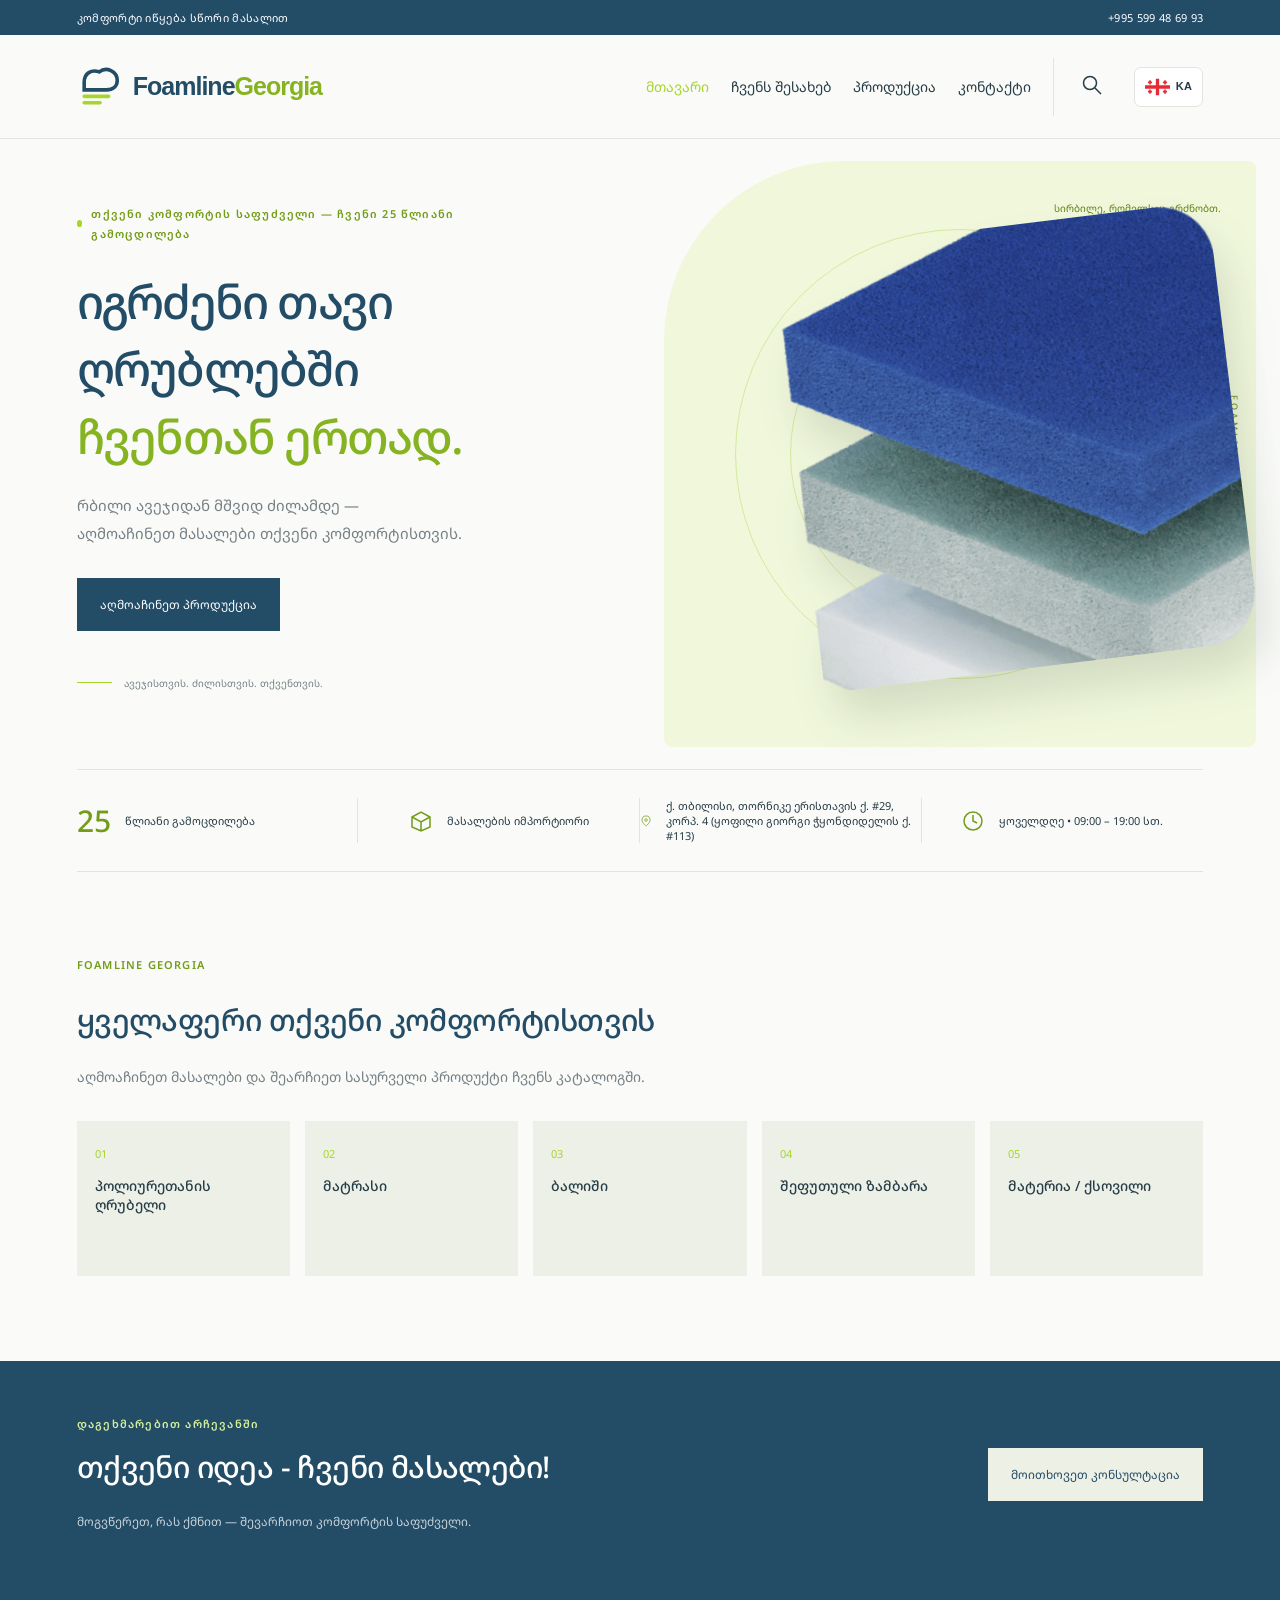
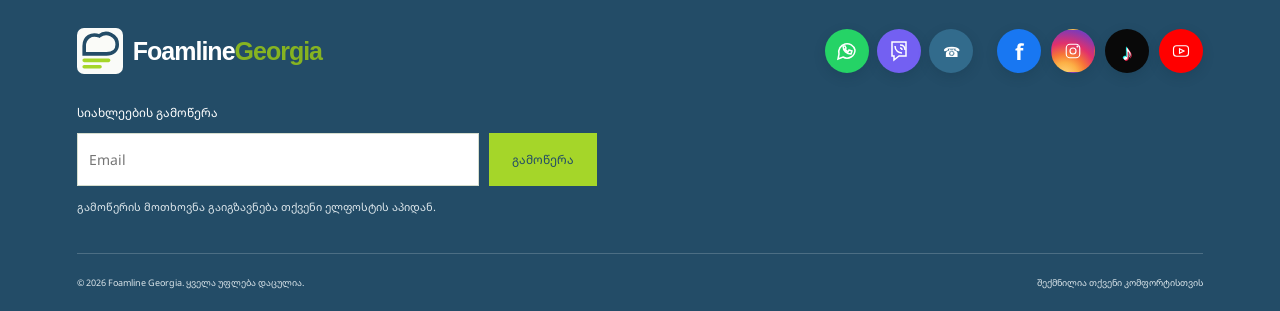
<file: index.html>
<!doctype html>
<html lang="ka"><head><meta charset="UTF-8"><meta name="viewport" content="width=device-width,initial-scale=1"><title>მთავარი — Foamline Georgia</title><meta name="description" content="Foamline Georgia — 25 წლიანი გამოცდილება. პოლიურეთანის ღრუბელი, მატრასები, ბალიშები, ზამბარები და ქსოვილები თბილისში. გიორგი ჭყონდიდელის ქ. №113. მოითხოვეთ ფასი."><meta name="theme-color" content="#234c67"><link rel="icon" href="assets/logo.svg"><link rel="preconnect" href="https://fonts.googleapis.com"><link href="https://fonts.googleapis.com/css2?family=Noto+Sans+Georgian:wght@400;500;600;700&display=swap" rel="stylesheet"><link rel="stylesheet" href="style.css?v=20261111-social"><script defer src="app.js?v=20261111-social"></script><script defer src="languages.js?v=20261111-2"></script><style id="language-dropdown-fix">.language-flags{position:relative!important;display:inline-flex!important;align-items:center!important}.language-flags>.language-menu{position:absolute!important;top:calc(100% + 6px)!important;right:0!important;left:auto!important;display:flex!important;flex-direction:column!important;gap:3px!important;min-width:165px!important;background:white!important;border:1px solid #e1e5df!important;border-radius:9px!important;padding:6px!important;box-shadow:0 12px 28px #183b4729!important;z-index:100!important}.language-flags>.language-menu[hidden]{display:none!important}.language-flags>.language-menu button{display:flex!important;width:100%!important;align-items:center!important;justify-content:flex-start!important;gap:9px!important;padding:9px!important;min-height:40px!important}.language-flags>.language-current{display:inline-flex!important;align-items:center!important;gap:6px!important;border:1px solid #e1e5df!important;background:white!important;border-radius:7px!important;padding:8px 10px!important;min-height:40px!important}.language-flags>.language-current svg,.language-flags>.language-menu svg{width:25px!important;height:18px!important}.language-flags>.language-current .language-code{font-size:11px!important;font-weight:bold!important}.language-flags>.language-menu .language-name{font-size:12px!important}.language-flags>.language-menu button[aria-pressed=true]{background:#edf6d9!important}</style></head>
<body data-page="index" data-category="all"><div class="topline"><span>კომფორტი იწყება სწორი მასალით</span><a href="tel:+995599486993">+995 599 48 69 93</a></div><header><a class="brand" href="index.html" aria-label="Foamline Georgia — მთავარი"><img src="assets/logo.svg" alt=""><span>Foamline<span class="brand-georgia">Georgia</span></span></a><button class="mobile-toggle" aria-label="მენიუს გახსნა" aria-expanded="false">☰</button><nav aria-label="მთავარი ნავიგაცია"><select id="language" aria-label="ენა"><option value="ka">ქართული</option><option value="en">English</option><option value="ru">Русский</option><option value="tr">Türkçe</option></select><a href="index.html">მთავარი</a><a href="about.html">ჩვენს შესახებ</a><div class="dropdown"><button id="nav-products" aria-expanded="false">პროდუქცია</button><div class="dropmenu"><a href="foam.html">პოლიურეთანის ღრუბელი</a><a href="mattress.html">მატრასი</a><a href="pillow.html">ბალიში</a><a href="springs.html">ზამბარა</a><a href="fabric.html">მატერია / ქსოვილი</a></div></div><a href="contact.html">კონტაქტი</a><button class="search-toggle" aria-label="პროდუქციის ძიება" aria-expanded="false"><svg viewBox="0 0 24 24"><circle cx="10" cy="10" r="6.5"/><path d="m15 15 6 6"/></svg></button></nav></header><div class="searchbar" hidden><form action="search.html" method="get" role="search"><label for="search">რას ეძებთ?</label><input id="search" name="q" type="search" placeholder="ღრუბელი, მატრასი, ბალიში…" required><button class="button" type="submit">ძებნა</button><button type="button" id="search-close" aria-label="ძიების დახურვა">×</button></form></div><main><section class="hero"><div class="hero-copy"><div class="eyebrow"><i></i> თქვენი კომფორტის საფუძველი — ჩვენი 25 წლიანი გამოცდილება</div><h1>იგრძენი თავი<br>ღრუბლებში<br><em>ჩვენთან ერთად.</em></h1><p>რბილი ავეჯიდან მშვიდ ძილამდე —<br>აღმოაჩინეთ მასალები თქვენი კომფორტისთვის.</p><a class="button" href="products.html">აღმოაჩინეთ პროდუქცია </a><div class="hero-note"><span class="line"></span> ავეჯისთვის. ძილისთვის. თქვენთვის.</div></div><div class="hero-art"><span class="orbit o1"></span><span class="orbit o2"></span><span class="image-caption">სირბილე, რომელსაც გრძნობთ.</span><img src="assets/foam.png" alt="პოლიურეთანის ღრუბლის ფერადი ფენები" fetchpriority="high"><span class="vertical-text">FOAMLINE GEORGIA</span></div></section><div class="trust"><div><b>25</b><span>წლიანი გამოცდილება</span></div><div><svg viewBox="0 0 24 24"><path d="m3 8 9-5 9 5v10l-9 4-9-4V8Zm0 0 9 5 9-5M12 13v9"/></svg><span>მასალების იმპორტიორი</span></div><div><svg viewBox="0 0 24 24"><path d="M20 10c0 6-8 12-8 12S4 16 4 10a8 8 0 1 1 16 0Z"/><circle cx="12" cy="10" r="2.5"/></svg><span>ქ. თბილისი, თორნიკე ერისთავის ქ. #29, კორპ. 4 (ყოფილი გიორგი ჭყონდიდელის ქ. #113)</span></div><div><svg viewBox="0 0 24 24"><circle cx="12" cy="12" r="9"/><path d="M12 6v6l4 2"/></svg><span>ყოველდღე • 09:00 – 19:00 სთ.</span></div></div>
<section class="section home-intro"><div class="eyebrow">FOAMLINE GEORGIA</div><h2>ყველაფერი თქვენი კომფორტისთვის</h2><p>აღმოაჩინეთ მასალები და შეარჩიეთ სასურველი პროდუქტი ჩვენს კატალოგში.</p><div class="home-categories"><a href="foam.html"><span>01</span><h3>პოლიურეთანის ღრუბელი</h3></a><a href="mattress.html"><span>02</span><h3>მატრასი</h3></a><a href="pillow.html"><span>03</span><h3>ბალიში</h3></a><a href="springs.html"><span>04</span><h3>შეფუთული ზამბარა</h3></a><a href="fabric.html"><span>05</span><h3>მატერია / ქსოვილი</h3></a></div></section><section class="consult"><div><div class="eyebrow">დაგეხმარებით არჩევანში</div><h2>თქვენი იდეა - ჩვენი მასალები!</h2><p>მოგვწერეთ, რას ქმნით — შევარჩიოთ კომფორტის საფუძველი.</p></div><button class="button light" data-inquiry="ზოგადი კონსულტაცია">მოითხოვეთ კონსულტაცია </button></section></main>
<footer><div class="footer-main"><a class="brand" href="index.html"><img src="assets/logo.svg" alt=""><span>Foamline<span class="brand-georgia">Georgia</span></span></a><div class="footer-actions"><div class="messengers"><a href="https://wa.me/995599486993" target="_blank" rel="noopener" aria-label="WhatsApp"><svg viewBox="0 0 24 24"><path d="M20 11a8 8 0 0 1-12 7L3 20l1-5A8 8 0 1 1 20 11Z"/><path d="M8 7c0 5 4 8 8 8l1-3-3-1-1 2-3-3 1-1-1-2Z"/></svg></a><a href="viber://chat?number=%2B995599486993" aria-label="Viber"><svg viewBox="0 0 24 24"><path d="M5 3h14v14h-7l-5 4v-4H5Z"/><path d="M8 7c0 5 4 7 7 7M13 6c3 0 5 2 5 5M13 9c1 0 2 1 2 2"/></svg></a><a href="tel:+995599486993" aria-label="დარეკვა">☎</a></div><div class="socials" aria-label="სოციალური ქსელები"><button aria-label="Facebook — ბმული მალე დაემატება" title="Facebook"><b>f</b></button><button aria-label="Instagram — ბმული მალე დაემატება" title="Instagram"><svg viewBox="0 0 24 24"><rect x="3" y="3" width="18" height="18" rx="5"/><circle cx="12" cy="12" r="4"/><circle cx="18" cy="6" r=".7"/></svg></button><button aria-label="TikTok — ბმული მალე დაემატება" title="TikTok">♪</button><button aria-label="YouTube — ბმული მალე დაემატება" title="YouTube"><svg viewBox="0 0 24 24"><rect x="2" y="5" width="20" height="14" rx="4"/><path d="m10 9 6 3-6 3Z"/></svg></button></div></div></div><form id="subscribe-form" class="newsletter"><label for="subscribe-email">სიახლეების გამოწერა</label><div><input id="subscribe-email" name="email" type="email" placeholder="Email" required autocomplete="email"><button class="button" type="submit">გამოწერა</button></div><p>გამოწერის მოთხოვნა გაიგზავნება თქვენი ელფოსტის აპიდან.</p></form><div class="footer-bottom"><span>© 2026 Foamline Georgia. ყველა უფლება დაცულია.</span><span>შექმნილია თქვენი კომფორტისთვის</span></div><p id="social-note" role="status" hidden>სოციალური ქსელების ბმულები მალე დაემატება.</p></footer>
<dialog id="inquiry"><form id="request-form"><button type="button" class="dialog-close" aria-label="დახურვა">×</button><div class="eyebrow">მოგვწერეთ</div><h2>ფასის / შეკვეთის მოთხოვნა</h2><p>შეავსეთ დეტალები და აირჩიეთ გაგზავნის არხი.</p><label>პროდუქტი<input name="product" required readonly></label><div id="spec-fields"></div><div class="form-row"><label>თქვენი სახელი<input name="name" required autocomplete="name"></label><label>ტელეფონი<input name="phone" type="tel" required autocomplete="tel" pattern="[+0-9 ()-]{6,20}"></label></div><label>დამატებითი ინფორმაცია<textarea name="message" rows="3" placeholder="მიუთითეთ რაოდენობა, სასურველი ზომა ან სხვა დეტალი"></textarea></label><p class="form-note">გაიხსნება WhatsApp ან თქვენი ელფოსტის აპი მზა ტექსტით. მოთხოვნის გასაგზავნად იქ დაადასტურეთ გაგზავნა.</p><div class="form-row"><button class="button" type="submit" value="whatsapp">WhatsApp-ით გაგზავნა</button><button class="button outline" type="submit" value="email">ელფოსტით გაგზავნა </button></div><p id="form-status" role="status"></p></form></dialog>
<script id="language-dropdown-fallback">(function(){function init(){const picker=document.querySelector('.language-flags');if(!picker||picker.querySelector('.language-current'))return;const buttons=[...picker.querySelectorAll('button[data-lang]')];if(!buttons.length)return;const menu=document.createElement('div');menu.className='language-menu';menu.hidden=true;const current=document.createElement('button');current.type='button';current.className='language-current';current.setAttribute('aria-label','ენის არჩევა');current.setAttribute('aria-expanded','false');const labels={ka:'ქართული',en:'English',ru:'Русский',tr:'Türkçe'};function sync(){const selected=picker.querySelector('button[data-lang][aria-pressed=true]')||buttons.find(b=>b.dataset.lang===(localStorage.getItem('foamline-language')||'ka'))||buttons[0];current.innerHTML=selected.querySelector('svg').outerHTML+'<span class="language-code">'+selected.dataset.lang.toUpperCase()+'</span>'}for(const b of buttons){const name=document.createElement('span');name.className='language-name';name.textContent=labels[b.dataset.lang]||b.dataset.lang;b.append(name);menu.append(b);b.addEventListener('click',()=>{menu.hidden=true;current.setAttribute('aria-expanded','false');sync()})}picker.append(current,menu);current.addEventListener('click',()=>{menu.hidden=!menu.hidden;current.setAttribute('aria-expanded',String(!menu.hidden))});document.addEventListener('click',e=>{if(!picker.contains(e.target)){menu.hidden=true;current.setAttribute('aria-expanded','false')}});document.addEventListener('keydown',e=>{if(e.key==='Escape'){menu.hidden=true;current.setAttribute('aria-expanded','false')}});sync()}document.addEventListener('DOMContentLoaded',init)})();</script></body></html>
</file>
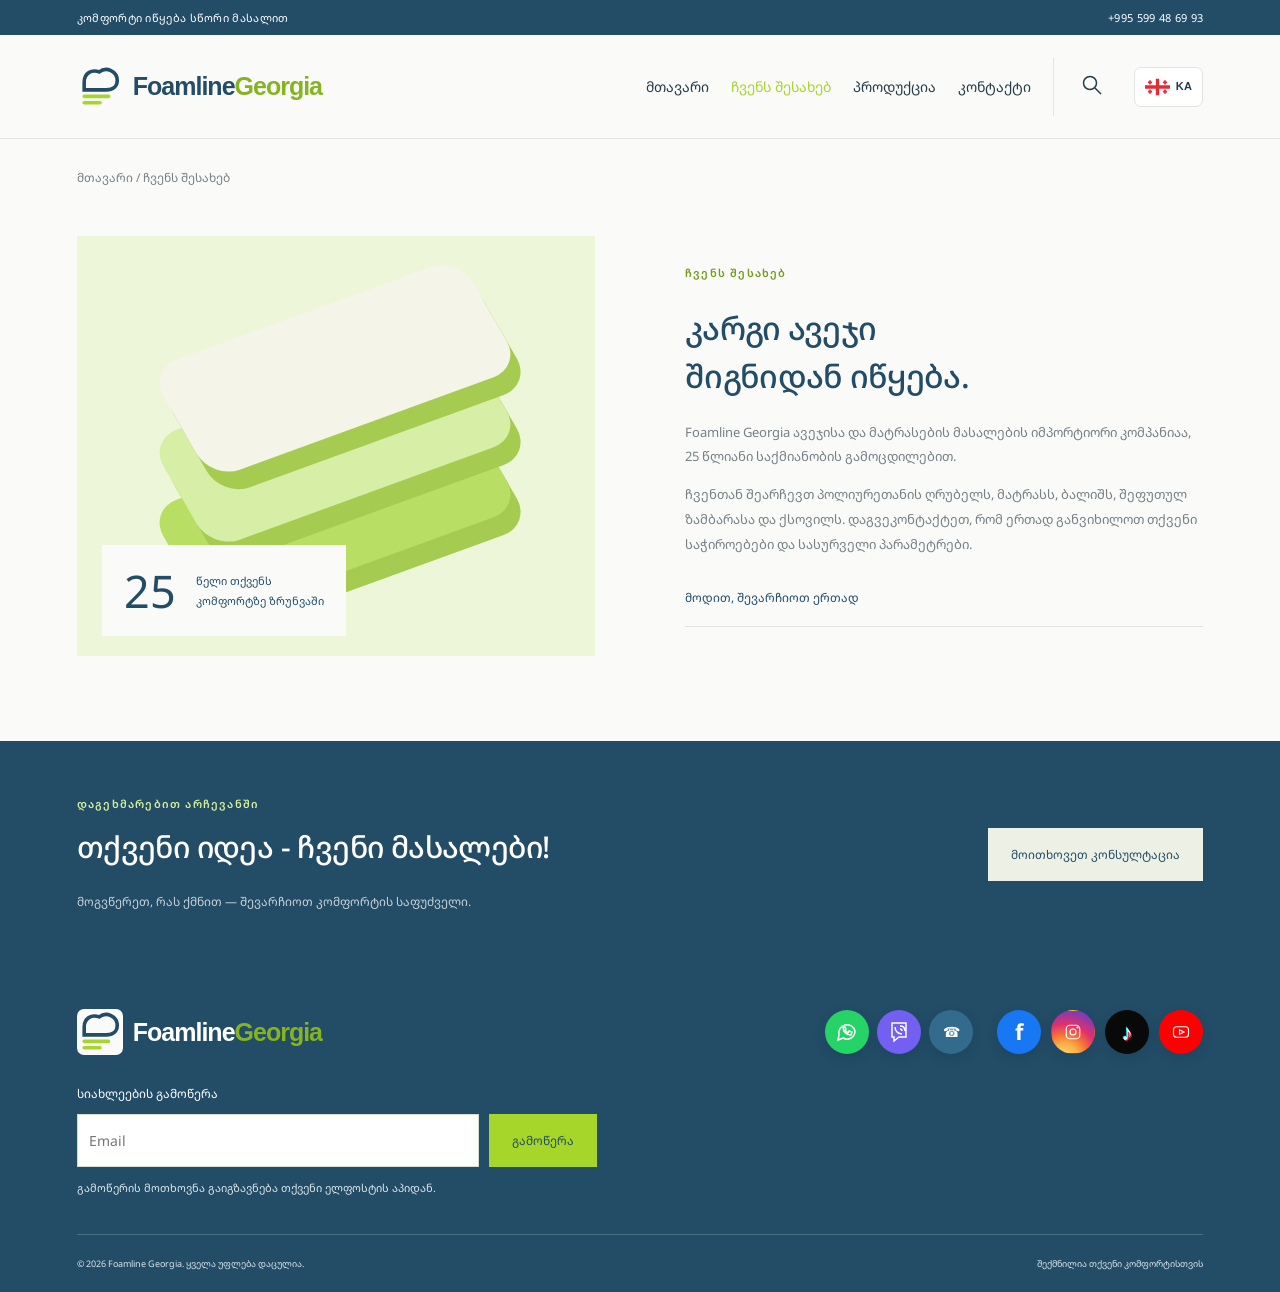
<file: about.html>
<!doctype html>
<html lang="ka"><head><meta charset="UTF-8"><meta name="viewport" content="width=device-width,initial-scale=1"><title>ჩვენს შესახებ — Foamline Georgia</title><meta name="description" content="Foamline Georgia — 25 წლიანი გამოცდილება. პოლიურეთანის ღრუბელი, მატრასები, ბალიშები, ზამბარები და ქსოვილები თბილისში. გიორგი ჭყონდიდელის ქ. №113. მოითხოვეთ ფასი."><meta name="theme-color" content="#234c67"><link rel="icon" href="assets/logo.svg"><link rel="preconnect" href="https://fonts.googleapis.com"><link href="https://fonts.googleapis.com/css2?family=Noto+Sans+Georgian:wght@400;500;600;700&display=swap" rel="stylesheet"><link rel="stylesheet" href="style.css?v=20261111-social"><script defer src="app.js?v=20261111-social"></script><script defer src="languages.js?v=20261111-2"></script><style id="language-dropdown-fix">.language-flags{position:relative!important;display:inline-flex!important;align-items:center!important}.language-flags>.language-menu{position:absolute!important;top:calc(100% + 6px)!important;right:0!important;left:auto!important;display:flex!important;flex-direction:column!important;gap:3px!important;min-width:165px!important;background:white!important;border:1px solid #e1e5df!important;border-radius:9px!important;padding:6px!important;box-shadow:0 12px 28px #183b4729!important;z-index:100!important}.language-flags>.language-menu[hidden]{display:none!important}.language-flags>.language-menu button{display:flex!important;width:100%!important;align-items:center!important;justify-content:flex-start!important;gap:9px!important;padding:9px!important;min-height:40px!important}.language-flags>.language-current{display:inline-flex!important;align-items:center!important;gap:6px!important;border:1px solid #e1e5df!important;background:white!important;border-radius:7px!important;padding:8px 10px!important;min-height:40px!important}.language-flags>.language-current svg,.language-flags>.language-menu svg{width:25px!important;height:18px!important}.language-flags>.language-current .language-code{font-size:11px!important;font-weight:bold!important}.language-flags>.language-menu .language-name{font-size:12px!important}.language-flags>.language-menu button[aria-pressed=true]{background:#edf6d9!important}</style></head>
<body data-page="about" data-category="all"><div class="topline"><span>კომფორტი იწყება სწორი მასალით</span><a href="tel:+995599486993">+995 599 48 69 93</a></div><header><a class="brand" href="index.html" aria-label="Foamline Georgia — მთავარი"><img src="assets/logo.svg" alt=""><span>Foamline<span class="brand-georgia">Georgia</span></span></a><button class="mobile-toggle" aria-label="მენიუს გახსნა" aria-expanded="false">☰</button><nav aria-label="მთავარი ნავიგაცია"><select id="language" aria-label="ენა"><option value="ka">ქართული</option><option value="en">English</option><option value="ru">Русский</option><option value="tr">Türkçe</option></select><a href="index.html">მთავარი</a><a href="about.html">ჩვენს შესახებ</a><div class="dropdown"><button id="nav-products" aria-expanded="false">პროდუქცია</button><div class="dropmenu"><a href="foam.html">პოლიურეთანის ღრუბელი</a><a href="mattress.html">მატრასი</a><a href="pillow.html">ბალიში</a><a href="springs.html">ზამბარა</a><a href="fabric.html">მატერია / ქსოვილი</a></div></div><a href="contact.html">კონტაქტი</a><button class="search-toggle" aria-label="პროდუქციის ძიება" aria-expanded="false"><svg viewBox="0 0 24 24"><circle cx="10" cy="10" r="6.5"/><path d="m15 15 6 6"/></svg></button></nav></header><div class="searchbar" hidden><form action="search.html" method="get" role="search"><label for="search">რას ეძებთ?</label><input id="search" name="q" type="search" placeholder="ღრუბელი, მატრასი, ბალიში…" required><button class="button" type="submit">ძებნა</button><button type="button" id="search-close" aria-label="ძიების დახურვა">×</button></form></div><main><div class="breadcrumbs"><a href="index.html">მთავარი</a><span> / </span>ჩვენს შესახებ</div><section id="about" class="about"><div class="about-visual"><div class="foam-shape shape1"></div><div class="foam-shape shape2"></div><div class="foam-shape shape3"></div><div class="year">25<span>წელი თქვენს<br>კომფორტზე ზრუნვაში</span></div></div><div class="about-copy"><div class="eyebrow">ჩვენს შესახებ</div><h1>კარგი ავეჯი<br>შიგნიდან იწყება.</h1><p>Foamline Georgia ავეჯისა და მატრასების მასალების იმპორტიორი კომპანიაა, 25 წლიანი საქმიანობის გამოცდილებით.</p><p>ჩვენთან შეარჩევთ პოლიურეთანის ღრუბელს, მატრასს, ბალიშს, შეფუთულ ზამბარასა და ქსოვილს. დაგვეკონტაქტეთ, რომ ერთად განვიხილოთ თქვენი საჭიროებები და სასურველი პარამეტრები.</p><a href="contact.html" class="text-link">მოდით, შევარჩიოთ ერთად </a></div></section><section class="consult"><div><div class="eyebrow">დაგეხმარებით არჩევანში</div><h2>თქვენი იდეა - ჩვენი მასალები!</h2><p>მოგვწერეთ, რას ქმნით — შევარჩიოთ კომფორტის საფუძველი.</p></div><button class="button light" data-inquiry="ზოგადი კონსულტაცია">მოითხოვეთ კონსულტაცია </button></section></main>
<footer><div class="footer-main"><a class="brand" href="index.html"><img src="assets/logo.svg" alt=""><span>Foamline<span class="brand-georgia">Georgia</span></span></a><div class="footer-actions"><div class="messengers"><a href="https://wa.me/995599486993" target="_blank" rel="noopener" aria-label="WhatsApp"><svg viewBox="0 0 24 24"><path d="M20 11a8 8 0 0 1-12 7L3 20l1-5A8 8 0 1 1 20 11Z"/><path d="M8 7c0 5 4 8 8 8l1-3-3-1-1 2-3-3 1-1-1-2Z"/></svg></a><a href="viber://chat?number=%2B995599486993" aria-label="Viber"><svg viewBox="0 0 24 24"><path d="M5 3h14v14h-7l-5 4v-4H5Z"/><path d="M8 7c0 5 4 7 7 7M13 6c3 0 5 2 5 5M13 9c1 0 2 1 2 2"/></svg></a><a href="tel:+995599486993" aria-label="დარეკვა">☎</a></div><div class="socials" aria-label="სოციალური ქსელები"><button aria-label="Facebook — ბმული მალე დაემატება" title="Facebook"><b>f</b></button><button aria-label="Instagram — ბმული მალე დაემატება" title="Instagram"><svg viewBox="0 0 24 24"><rect x="3" y="3" width="18" height="18" rx="5"/><circle cx="12" cy="12" r="4"/><circle cx="18" cy="6" r=".7"/></svg></button><button aria-label="TikTok — ბმული მალე დაემატება" title="TikTok">♪</button><button aria-label="YouTube — ბმული მალე დაემატება" title="YouTube"><svg viewBox="0 0 24 24"><rect x="2" y="5" width="20" height="14" rx="4"/><path d="m10 9 6 3-6 3Z"/></svg></button></div></div></div><form id="subscribe-form" class="newsletter"><label for="subscribe-email">სიახლეების გამოწერა</label><div><input id="subscribe-email" name="email" type="email" placeholder="Email" required autocomplete="email"><button class="button" type="submit">გამოწერა</button></div><p>გამოწერის მოთხოვნა გაიგზავნება თქვენი ელფოსტის აპიდან.</p></form><div class="footer-bottom"><span>© 2026 Foamline Georgia. ყველა უფლება დაცულია.</span><span>შექმნილია თქვენი კომფორტისთვის</span></div><p id="social-note" role="status" hidden>სოციალური ქსელების ბმულები მალე დაემატება.</p></footer>
<dialog id="inquiry"><form id="request-form"><button type="button" class="dialog-close" aria-label="დახურვა">×</button><div class="eyebrow">მოგვწერეთ</div><h2>ფასის / შეკვეთის მოთხოვნა</h2><p>შეავსეთ დეტალები და აირჩიეთ გაგზავნის არხი.</p><label>პროდუქტი<input name="product" required readonly></label><div id="spec-fields"></div><div class="form-row"><label>თქვენი სახელი<input name="name" required autocomplete="name"></label><label>ტელეფონი<input name="phone" type="tel" required autocomplete="tel" pattern="[+0-9 ()-]{6,20}"></label></div><label>დამატებითი ინფორმაცია<textarea name="message" rows="3" placeholder="მიუთითეთ რაოდენობა, სასურველი ზომა ან სხვა დეტალი"></textarea></label><p class="form-note">გაიხსნება WhatsApp ან თქვენი ელფოსტის აპი მზა ტექსტით. მოთხოვნის გასაგზავნად იქ დაადასტურეთ გაგზავნა.</p><div class="form-row"><button class="button" type="submit" value="whatsapp">WhatsApp-ით გაგზავნა</button><button class="button outline" type="submit" value="email">ელფოსტით გაგზავნა </button></div><p id="form-status" role="status"></p></form></dialog>
<script id="language-dropdown-fallback">(function(){function init(){const picker=document.querySelector('.language-flags');if(!picker||picker.querySelector('.language-current'))return;const buttons=[...picker.querySelectorAll('button[data-lang]')];if(!buttons.length)return;const menu=document.createElement('div');menu.className='language-menu';menu.hidden=true;const current=document.createElement('button');current.type='button';current.className='language-current';current.setAttribute('aria-label','ენის არჩევა');current.setAttribute('aria-expanded','false');const labels={ka:'ქართული',en:'English',ru:'Русский',tr:'Türkçe'};function sync(){const selected=picker.querySelector('button[data-lang][aria-pressed=true]')||buttons.find(b=>b.dataset.lang===(localStorage.getItem('foamline-language')||'ka'))||buttons[0];current.innerHTML=selected.querySelector('svg').outerHTML+'<span class="language-code">'+selected.dataset.lang.toUpperCase()+'</span>'}for(const b of buttons){const name=document.createElement('span');name.className='language-name';name.textContent=labels[b.dataset.lang]||b.dataset.lang;b.append(name);menu.append(b);b.addEventListener('click',()=>{menu.hidden=true;current.setAttribute('aria-expanded','false');sync()})}picker.append(current,menu);current.addEventListener('click',()=>{menu.hidden=!menu.hidden;current.setAttribute('aria-expanded',String(!menu.hidden))});document.addEventListener('click',e=>{if(!picker.contains(e.target)){menu.hidden=true;current.setAttribute('aria-expanded','false')}});document.addEventListener('keydown',e=>{if(e.key==='Escape'){menu.hidden=true;current.setAttribute('aria-expanded','false')}});sync()}document.addEventListener('DOMContentLoaded',init)})();</script></body></html>
</file>
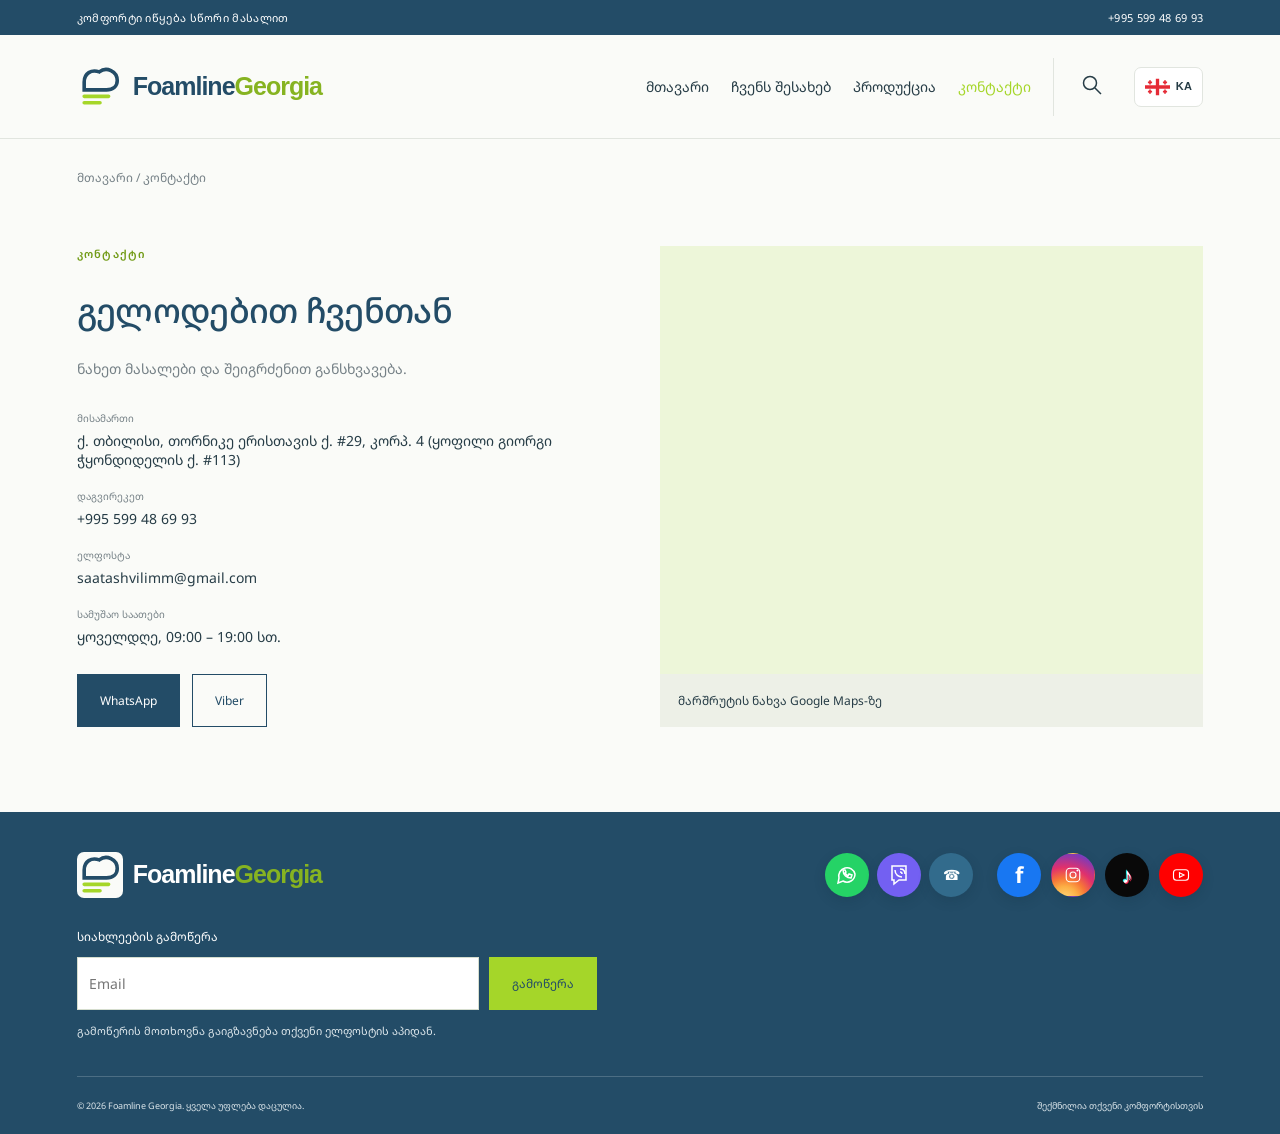
<file: contact.html>
<!doctype html>
<html lang="ka"><head><meta charset="UTF-8"><meta name="viewport" content="width=device-width,initial-scale=1"><title>კონტაქტი — Foamline Georgia</title><meta name="description" content="Foamline Georgia — 25 წლიანი გამოცდილება. პოლიურეთანის ღრუბელი, მატრასები, ბალიშები, ზამბარები და ქსოვილები თბილისში. გიორგი ჭყონდიდელის ქ. №113. მოითხოვეთ ფასი."><meta name="theme-color" content="#234c67"><link rel="icon" href="assets/logo.svg"><link rel="preconnect" href="https://fonts.googleapis.com"><link href="https://fonts.googleapis.com/css2?family=Noto+Sans+Georgian:wght@400;500;600;700&display=swap" rel="stylesheet"><link rel="stylesheet" href="style.css?v=20261111-social"><script defer src="app.js?v=20261111-social"></script><script defer src="languages.js?v=20261111-2"></script><style id="language-dropdown-fix">.language-flags{position:relative!important;display:inline-flex!important;align-items:center!important}.language-flags>.language-menu{position:absolute!important;top:calc(100% + 6px)!important;right:0!important;left:auto!important;display:flex!important;flex-direction:column!important;gap:3px!important;min-width:165px!important;background:white!important;border:1px solid #e1e5df!important;border-radius:9px!important;padding:6px!important;box-shadow:0 12px 28px #183b4729!important;z-index:100!important}.language-flags>.language-menu[hidden]{display:none!important}.language-flags>.language-menu button{display:flex!important;width:100%!important;align-items:center!important;justify-content:flex-start!important;gap:9px!important;padding:9px!important;min-height:40px!important}.language-flags>.language-current{display:inline-flex!important;align-items:center!important;gap:6px!important;border:1px solid #e1e5df!important;background:white!important;border-radius:7px!important;padding:8px 10px!important;min-height:40px!important}.language-flags>.language-current svg,.language-flags>.language-menu svg{width:25px!important;height:18px!important}.language-flags>.language-current .language-code{font-size:11px!important;font-weight:bold!important}.language-flags>.language-menu .language-name{font-size:12px!important}.language-flags>.language-menu button[aria-pressed=true]{background:#edf6d9!important}</style></head>
<body data-page="contact" data-category="all"><div class="topline"><span>კომფორტი იწყება სწორი მასალით</span><a href="tel:+995599486993">+995 599 48 69 93</a></div><header><a class="brand" href="index.html" aria-label="Foamline Georgia — მთავარი"><img src="assets/logo.svg" alt=""><span>Foamline<span class="brand-georgia">Georgia</span></span></a><button class="mobile-toggle" aria-label="მენიუს გახსნა" aria-expanded="false">☰</button><nav aria-label="მთავარი ნავიგაცია"><select id="language" aria-label="ენა"><option value="ka">ქართული</option><option value="en">English</option><option value="ru">Русский</option><option value="tr">Türkçe</option></select><a href="index.html">მთავარი</a><a href="about.html">ჩვენს შესახებ</a><div class="dropdown"><button id="nav-products" aria-expanded="false">პროდუქცია</button><div class="dropmenu"><a href="foam.html">პოლიურეთანის ღრუბელი</a><a href="mattress.html">მატრასი</a><a href="pillow.html">ბალიში</a><a href="springs.html">ზამბარა</a><a href="fabric.html">მატერია / ქსოვილი</a></div></div><a href="contact.html">კონტაქტი</a><button class="search-toggle" aria-label="პროდუქციის ძიება" aria-expanded="false"><svg viewBox="0 0 24 24"><circle cx="10" cy="10" r="6.5"/><path d="m15 15 6 6"/></svg></button></nav></header><div class="searchbar" hidden><form action="search.html" method="get" role="search"><label for="search">რას ეძებთ?</label><input id="search" name="q" type="search" placeholder="ღრუბელი, მატრასი, ბალიში…" required><button class="button" type="submit">ძებნა</button><button type="button" id="search-close" aria-label="ძიების დახურვა">×</button></form></div><main><div class="breadcrumbs"><a href="index.html">მთავარი</a><span> / </span>კონტაქტი</div><section id="contact" class="section contact"><div><div class="eyebrow">კონტაქტი</div><h1>გელოდებით ჩვენთან</h1><p>ნახეთ მასალები და შეიგრძენით განსხვავება.</p><dl><dt>მისამართი</dt><dd>ქ. თბილისი, თორნიკე ერისთავის ქ. #29, კორპ. 4 (ყოფილი გიორგი ჭყონდიდელის ქ. #113)</dd><dt>დაგვირეკეთ</dt><dd><a href="tel:+995599486993">+995 599 48 69 93</a></dd><dt>ელფოსტა</dt><dd><a href="mailto:saatashvilimm@gmail.com">saatashvilimm@gmail.com</a></dd><dt>სამუშაო საათები</dt><dd>ყოველდღე, 09:00 – 19:00 სთ.</dd></dl><div class="contact-actions"><a class="button" href="https://wa.me/995599486993" target="_blank" rel="noopener">WhatsApp</a><a class="button outline" href="viber://chat?number=%2B995599486993">Viber</a></div></div><div class="map"><iframe title="Foamline Georgia — ქ. თბილისი, თორნიკე ერისთავის ქ. #29, კორპ. 4 (ყოფილი გიორგი ჭყონდიდელის ქ. #113)" loading="lazy" src="https://www.google.com/maps?q=41.749222,44.786639&output=embed"></iframe><a href="https://maps.app.goo.gl/uoQhMhvkE1CnpzCF7" target="_blank" rel="noopener">მარშრუტის ნახვა Google Maps-ზე </a></div></section></main>
<footer><div class="footer-main"><a class="brand" href="index.html"><img src="assets/logo.svg" alt=""><span>Foamline<span class="brand-georgia">Georgia</span></span></a><div class="footer-actions"><div class="messengers"><a href="https://wa.me/995599486993" target="_blank" rel="noopener" aria-label="WhatsApp"><svg viewBox="0 0 24 24"><path d="M20 11a8 8 0 0 1-12 7L3 20l1-5A8 8 0 1 1 20 11Z"/><path d="M8 7c0 5 4 8 8 8l1-3-3-1-1 2-3-3 1-1-1-2Z"/></svg></a><a href="viber://chat?number=%2B995599486993" aria-label="Viber"><svg viewBox="0 0 24 24"><path d="M5 3h14v14h-7l-5 4v-4H5Z"/><path d="M8 7c0 5 4 7 7 7M13 6c3 0 5 2 5 5M13 9c1 0 2 1 2 2"/></svg></a><a href="tel:+995599486993" aria-label="დარეკვა">☎</a></div><div class="socials" aria-label="სოციალური ქსელები"><button aria-label="Facebook — ბმული მალე დაემატება" title="Facebook"><b>f</b></button><button aria-label="Instagram — ბმული მალე დაემატება" title="Instagram"><svg viewBox="0 0 24 24"><rect x="3" y="3" width="18" height="18" rx="5"/><circle cx="12" cy="12" r="4"/><circle cx="18" cy="6" r=".7"/></svg></button><button aria-label="TikTok — ბმული მალე დაემატება" title="TikTok">♪</button><button aria-label="YouTube — ბმული მალე დაემატება" title="YouTube"><svg viewBox="0 0 24 24"><rect x="2" y="5" width="20" height="14" rx="4"/><path d="m10 9 6 3-6 3Z"/></svg></button></div></div></div><form id="subscribe-form" class="newsletter"><label for="subscribe-email">სიახლეების გამოწერა</label><div><input id="subscribe-email" name="email" type="email" placeholder="Email" required autocomplete="email"><button class="button" type="submit">გამოწერა</button></div><p>გამოწერის მოთხოვნა გაიგზავნება თქვენი ელფოსტის აპიდან.</p></form><div class="footer-bottom"><span>© 2026 Foamline Georgia. ყველა უფლება დაცულია.</span><span>შექმნილია თქვენი კომფორტისთვის</span></div><p id="social-note" role="status" hidden>სოციალური ქსელების ბმულები მალე დაემატება.</p></footer>
<dialog id="inquiry"><form id="request-form"><button type="button" class="dialog-close" aria-label="დახურვა">×</button><div class="eyebrow">მოგვწერეთ</div><h2>ფასის / შეკვეთის მოთხოვნა</h2><p>შეავსეთ დეტალები და აირჩიეთ გაგზავნის არხი.</p><label>პროდუქტი<input name="product" required readonly></label><div id="spec-fields"></div><div class="form-row"><label>თქვენი სახელი<input name="name" required autocomplete="name"></label><label>ტელეფონი<input name="phone" type="tel" required autocomplete="tel" pattern="[+0-9 ()-]{6,20}"></label></div><label>დამატებითი ინფორმაცია<textarea name="message" rows="3" placeholder="მიუთითეთ რაოდენობა, სასურველი ზომა ან სხვა დეტალი"></textarea></label><p class="form-note">გაიხსნება WhatsApp ან თქვენი ელფოსტის აპი მზა ტექსტით. მოთხოვნის გასაგზავნად იქ დაადასტურეთ გაგზავნა.</p><div class="form-row"><button class="button" type="submit" value="whatsapp">WhatsApp-ით გაგზავნა</button><button class="button outline" type="submit" value="email">ელფოსტით გაგზავნა </button></div><p id="form-status" role="status"></p></form></dialog>
<script id="language-dropdown-fallback">(function(){function init(){const picker=document.querySelector('.language-flags');if(!picker||picker.querySelector('.language-current'))return;const buttons=[...picker.querySelectorAll('button[data-lang]')];if(!buttons.length)return;const menu=document.createElement('div');menu.className='language-menu';menu.hidden=true;const current=document.createElement('button');current.type='button';current.className='language-current';current.setAttribute('aria-label','ენის არჩევა');current.setAttribute('aria-expanded','false');const labels={ka:'ქართული',en:'English',ru:'Русский',tr:'Türkçe'};function sync(){const selected=picker.querySelector('button[data-lang][aria-pressed=true]')||buttons.find(b=>b.dataset.lang===(localStorage.getItem('foamline-language')||'ka'))||buttons[0];current.innerHTML=selected.querySelector('svg').outerHTML+'<span class="language-code">'+selected.dataset.lang.toUpperCase()+'</span>'}for(const b of buttons){const name=document.createElement('span');name.className='language-name';name.textContent=labels[b.dataset.lang]||b.dataset.lang;b.append(name);menu.append(b);b.addEventListener('click',()=>{menu.hidden=true;current.setAttribute('aria-expanded','false');sync()})}picker.append(current,menu);current.addEventListener('click',()=>{menu.hidden=!menu.hidden;current.setAttribute('aria-expanded',String(!menu.hidden))});document.addEventListener('click',e=>{if(!picker.contains(e.target)){menu.hidden=true;current.setAttribute('aria-expanded','false')}});document.addEventListener('keydown',e=>{if(e.key==='Escape'){menu.hidden=true;current.setAttribute('aria-expanded','false')}});sync()}document.addEventListener('DOMContentLoaded',init)})();</script></body></html>
</file>
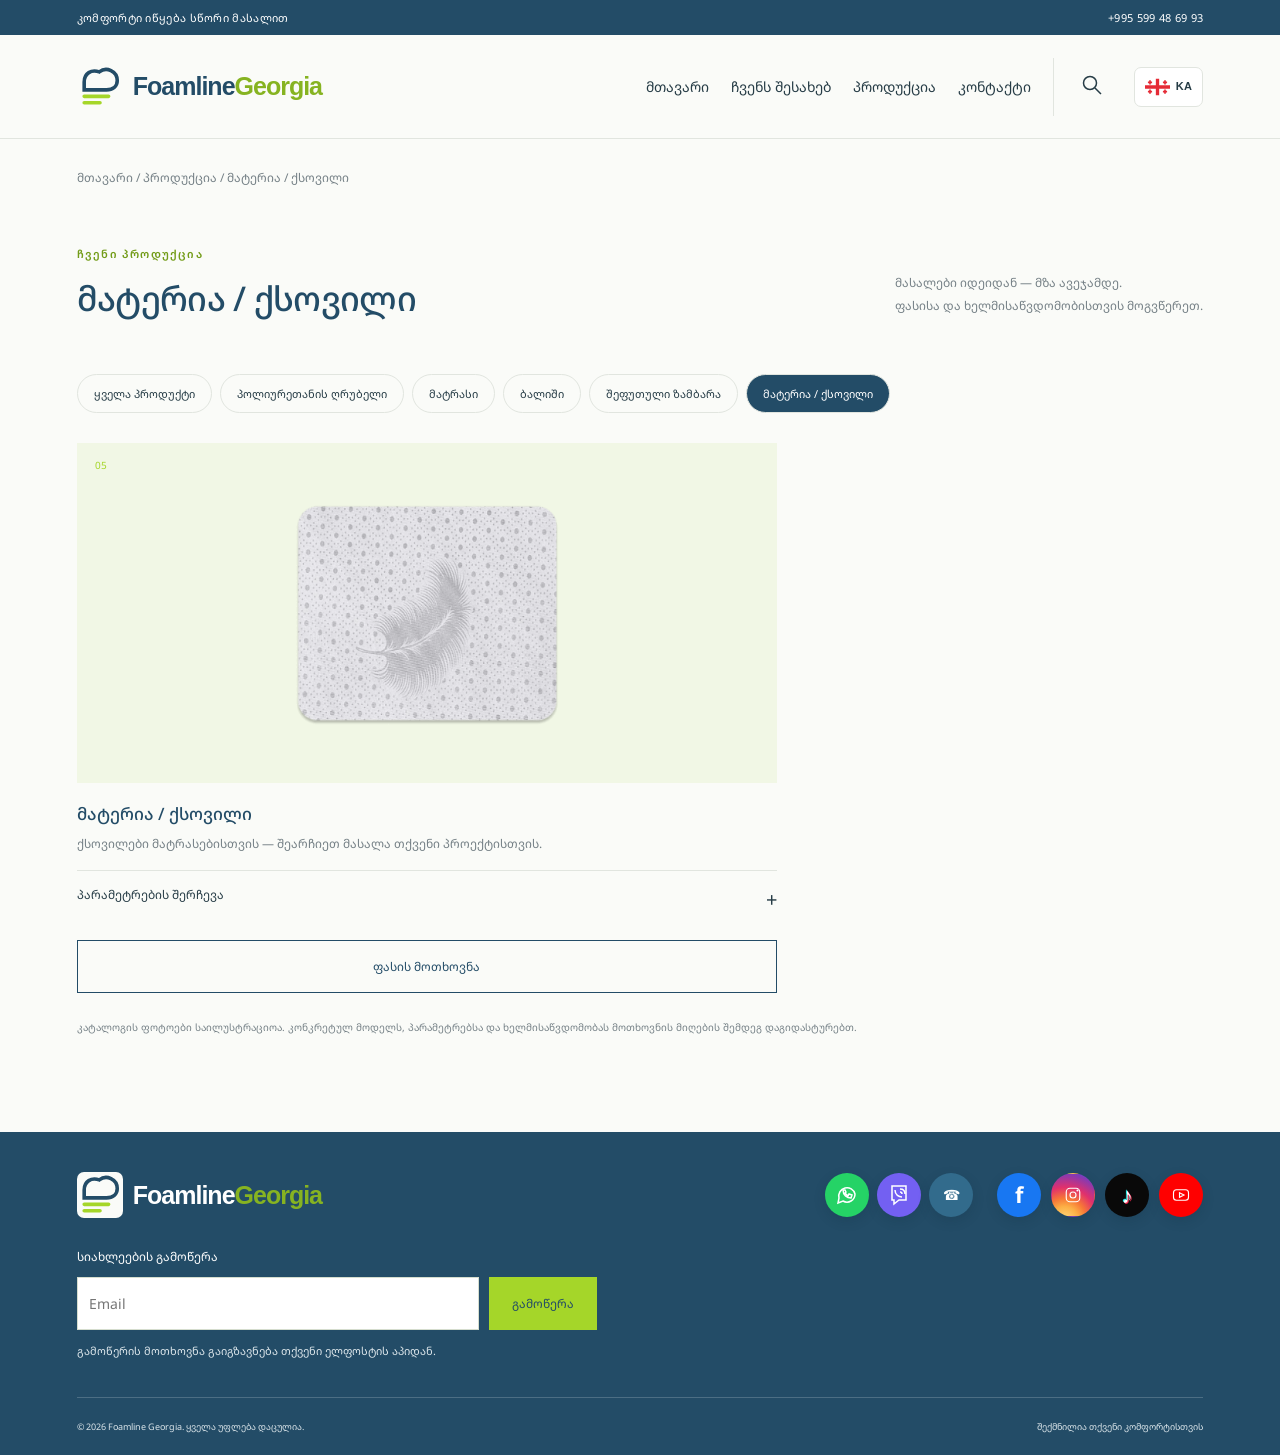
<file: fabric.html>
<!doctype html>
<html lang="ka"><head><meta charset="UTF-8"><meta name="viewport" content="width=device-width,initial-scale=1"><title>მატერია / ქსოვილი — Foamline Georgia</title><meta name="description" content="Foamline Georgia — 25 წლიანი გამოცდილება. პოლიურეთანის ღრუბელი, მატრასები, ბალიშები, ზამბარები და ქსოვილები თბილისში. გიორგი ჭყონდიდელის ქ. №113. მოითხოვეთ ფასი."><meta name="theme-color" content="#234c67"><link rel="icon" href="assets/logo.svg"><link rel="preconnect" href="https://fonts.googleapis.com"><link href="https://fonts.googleapis.com/css2?family=Noto+Sans+Georgian:wght@400;500;600;700&display=swap" rel="stylesheet"><link rel="stylesheet" href="style.css?v=20261111-social"><script defer src="app.js?v=20261111-social"></script><script defer src="languages.js?v=20261111-2"></script><style id="language-dropdown-fix">.language-flags{position:relative!important;display:inline-flex!important;align-items:center!important}.language-flags>.language-menu{position:absolute!important;top:calc(100% + 6px)!important;right:0!important;left:auto!important;display:flex!important;flex-direction:column!important;gap:3px!important;min-width:165px!important;background:white!important;border:1px solid #e1e5df!important;border-radius:9px!important;padding:6px!important;box-shadow:0 12px 28px #183b4729!important;z-index:100!important}.language-flags>.language-menu[hidden]{display:none!important}.language-flags>.language-menu button{display:flex!important;width:100%!important;align-items:center!important;justify-content:flex-start!important;gap:9px!important;padding:9px!important;min-height:40px!important}.language-flags>.language-current{display:inline-flex!important;align-items:center!important;gap:6px!important;border:1px solid #e1e5df!important;background:white!important;border-radius:7px!important;padding:8px 10px!important;min-height:40px!important}.language-flags>.language-current svg,.language-flags>.language-menu svg{width:25px!important;height:18px!important}.language-flags>.language-current .language-code{font-size:11px!important;font-weight:bold!important}.language-flags>.language-menu .language-name{font-size:12px!important}.language-flags>.language-menu button[aria-pressed=true]{background:#edf6d9!important}</style></head>
<body data-page="fabric" data-category="fabric"><div class="topline"><span>კომფორტი იწყება სწორი მასალით</span><a href="tel:+995599486993">+995 599 48 69 93</a></div><header><a class="brand" href="index.html" aria-label="Foamline Georgia — მთავარი"><img src="assets/logo.svg" alt=""><span>Foamline<span class="brand-georgia">Georgia</span></span></a><button class="mobile-toggle" aria-label="მენიუს გახსნა" aria-expanded="false">☰</button><nav aria-label="მთავარი ნავიგაცია"><select id="language" aria-label="ენა"><option value="ka">ქართული</option><option value="en">English</option><option value="ru">Русский</option><option value="tr">Türkçe</option></select><a href="index.html">მთავარი</a><a href="about.html">ჩვენს შესახებ</a><div class="dropdown"><button id="nav-products" aria-expanded="false">პროდუქცია</button><div class="dropmenu"><a href="foam.html">პოლიურეთანის ღრუბელი</a><a href="mattress.html">მატრასი</a><a href="pillow.html">ბალიში</a><a href="springs.html">ზამბარა</a><a href="fabric.html">მატერია / ქსოვილი</a></div></div><a href="contact.html">კონტაქტი</a><button class="search-toggle" aria-label="პროდუქციის ძიება" aria-expanded="false"><svg viewBox="0 0 24 24"><circle cx="10" cy="10" r="6.5"/><path d="m15 15 6 6"/></svg></button></nav></header><div class="searchbar" hidden><form action="search.html" method="get" role="search"><label for="search">რას ეძებთ?</label><input id="search" name="q" type="search" placeholder="ღრუბელი, მატრასი, ბალიში…" required><button class="button" type="submit">ძებნა</button><button type="button" id="search-close" aria-label="ძიების დახურვა">×</button></form></div><main><div class="breadcrumbs"><a href="index.html">მთავარი</a><span> / </span><a href="products.html">პროდუქცია</a> / მატერია / ქსოვილი</div><section id="products" class="section"><div class="section-head"><div><div class="eyebrow">ჩვენი პროდუქცია</div><h1>მატერია / ქსოვილი</h1></div><p>მასალები იდეიდან — მზა ავეჯამდე.<br>ფასისა და ხელმისაწვდომობისთვის მოგვწერეთ.</p></div><div class="tabs" aria-label="პროდუქციის კატეგორიები"><a href="products.html">ყველა პროდუქტი</a><a href="foam.html">პოლიურეთანის ღრუბელი</a><a href="mattress.html">მატრასი</a><a href="pillow.html">ბალიში</a><a href="springs.html">შეფუთული ზამბარა</a><a href="fabric.html">მატერია / ქსოვილი</a></div><div id="product-grid" class="product-grid"></div><p id="empty" hidden>პროდუქტი ვერ მოიძებნა. სცადეთ სხვა სიტყვა ან დაგვიკავშირდით.</p><p class="catalog-note">კატალოგის ფოტოები საილუსტრაციოა. კონკრეტულ მოდელს, პარამეტრებსა და ხელმისაწვდომობას მოთხოვნის მიღების შემდეგ დაგიდასტურებთ.</p></section></main>
<footer><div class="footer-main"><a class="brand" href="index.html"><img src="assets/logo.svg" alt=""><span>Foamline<span class="brand-georgia">Georgia</span></span></a><div class="footer-actions"><div class="messengers"><a href="https://wa.me/995599486993" target="_blank" rel="noopener" aria-label="WhatsApp"><svg viewBox="0 0 24 24"><path d="M20 11a8 8 0 0 1-12 7L3 20l1-5A8 8 0 1 1 20 11Z"/><path d="M8 7c0 5 4 8 8 8l1-3-3-1-1 2-3-3 1-1-1-2Z"/></svg></a><a href="viber://chat?number=%2B995599486993" aria-label="Viber"><svg viewBox="0 0 24 24"><path d="M5 3h14v14h-7l-5 4v-4H5Z"/><path d="M8 7c0 5 4 7 7 7M13 6c3 0 5 2 5 5M13 9c1 0 2 1 2 2"/></svg></a><a href="tel:+995599486993" aria-label="დარეკვა">☎</a></div><div class="socials" aria-label="სოციალური ქსელები"><button aria-label="Facebook — ბმული მალე დაემატება" title="Facebook"><b>f</b></button><button aria-label="Instagram — ბმული მალე დაემატება" title="Instagram"><svg viewBox="0 0 24 24"><rect x="3" y="3" width="18" height="18" rx="5"/><circle cx="12" cy="12" r="4"/><circle cx="18" cy="6" r=".7"/></svg></button><button aria-label="TikTok — ბმული მალე დაემატება" title="TikTok">♪</button><button aria-label="YouTube — ბმული მალე დაემატება" title="YouTube"><svg viewBox="0 0 24 24"><rect x="2" y="5" width="20" height="14" rx="4"/><path d="m10 9 6 3-6 3Z"/></svg></button></div></div></div><form id="subscribe-form" class="newsletter"><label for="subscribe-email">სიახლეების გამოწერა</label><div><input id="subscribe-email" name="email" type="email" placeholder="Email" required autocomplete="email"><button class="button" type="submit">გამოწერა</button></div><p>გამოწერის მოთხოვნა გაიგზავნება თქვენი ელფოსტის აპიდან.</p></form><div class="footer-bottom"><span>© 2026 Foamline Georgia. ყველა უფლება დაცულია.</span><span>შექმნილია თქვენი კომფორტისთვის</span></div><p id="social-note" role="status" hidden>სოციალური ქსელების ბმულები მალე დაემატება.</p></footer>
<dialog id="inquiry"><form id="request-form"><button type="button" class="dialog-close" aria-label="დახურვა">×</button><div class="eyebrow">მოგვწერეთ</div><h2>ფასის / შეკვეთის მოთხოვნა</h2><p>შეავსეთ დეტალები და აირჩიეთ გაგზავნის არხი.</p><label>პროდუქტი<input name="product" required readonly></label><div id="spec-fields"></div><div class="form-row"><label>თქვენი სახელი<input name="name" required autocomplete="name"></label><label>ტელეფონი<input name="phone" type="tel" required autocomplete="tel" pattern="[+0-9 ()-]{6,20}"></label></div><label>დამატებითი ინფორმაცია<textarea name="message" rows="3" placeholder="მიუთითეთ რაოდენობა, სასურველი ზომა ან სხვა დეტალი"></textarea></label><p class="form-note">გაიხსნება WhatsApp ან თქვენი ელფოსტის აპი მზა ტექსტით. მოთხოვნის გასაგზავნად იქ დაადასტურეთ გაგზავნა.</p><div class="form-row"><button class="button" type="submit" value="whatsapp">WhatsApp-ით გაგზავნა</button><button class="button outline" type="submit" value="email">ელფოსტით გაგზავნა </button></div><p id="form-status" role="status"></p></form></dialog>
<script id="language-dropdown-fallback">(function(){function init(){const picker=document.querySelector('.language-flags');if(!picker||picker.querySelector('.language-current'))return;const buttons=[...picker.querySelectorAll('button[data-lang]')];if(!buttons.length)return;const menu=document.createElement('div');menu.className='language-menu';menu.hidden=true;const current=document.createElement('button');current.type='button';current.className='language-current';current.setAttribute('aria-label','ენის არჩევა');current.setAttribute('aria-expanded','false');const labels={ka:'ქართული',en:'English',ru:'Русский',tr:'Türkçe'};function sync(){const selected=picker.querySelector('button[data-lang][aria-pressed=true]')||buttons.find(b=>b.dataset.lang===(localStorage.getItem('foamline-language')||'ka'))||buttons[0];current.innerHTML=selected.querySelector('svg').outerHTML+'<span class="language-code">'+selected.dataset.lang.toUpperCase()+'</span>'}for(const b of buttons){const name=document.createElement('span');name.className='language-name';name.textContent=labels[b.dataset.lang]||b.dataset.lang;b.append(name);menu.append(b);b.addEventListener('click',()=>{menu.hidden=true;current.setAttribute('aria-expanded','false');sync()})}picker.append(current,menu);current.addEventListener('click',()=>{menu.hidden=!menu.hidden;current.setAttribute('aria-expanded',String(!menu.hidden))});document.addEventListener('click',e=>{if(!picker.contains(e.target)){menu.hidden=true;current.setAttribute('aria-expanded','false')}});document.addEventListener('keydown',e=>{if(e.key==='Escape'){menu.hidden=true;current.setAttribute('aria-expanded','false')}});sync()}document.addEventListener('DOMContentLoaded',init)})();</script></body></html>
</file>
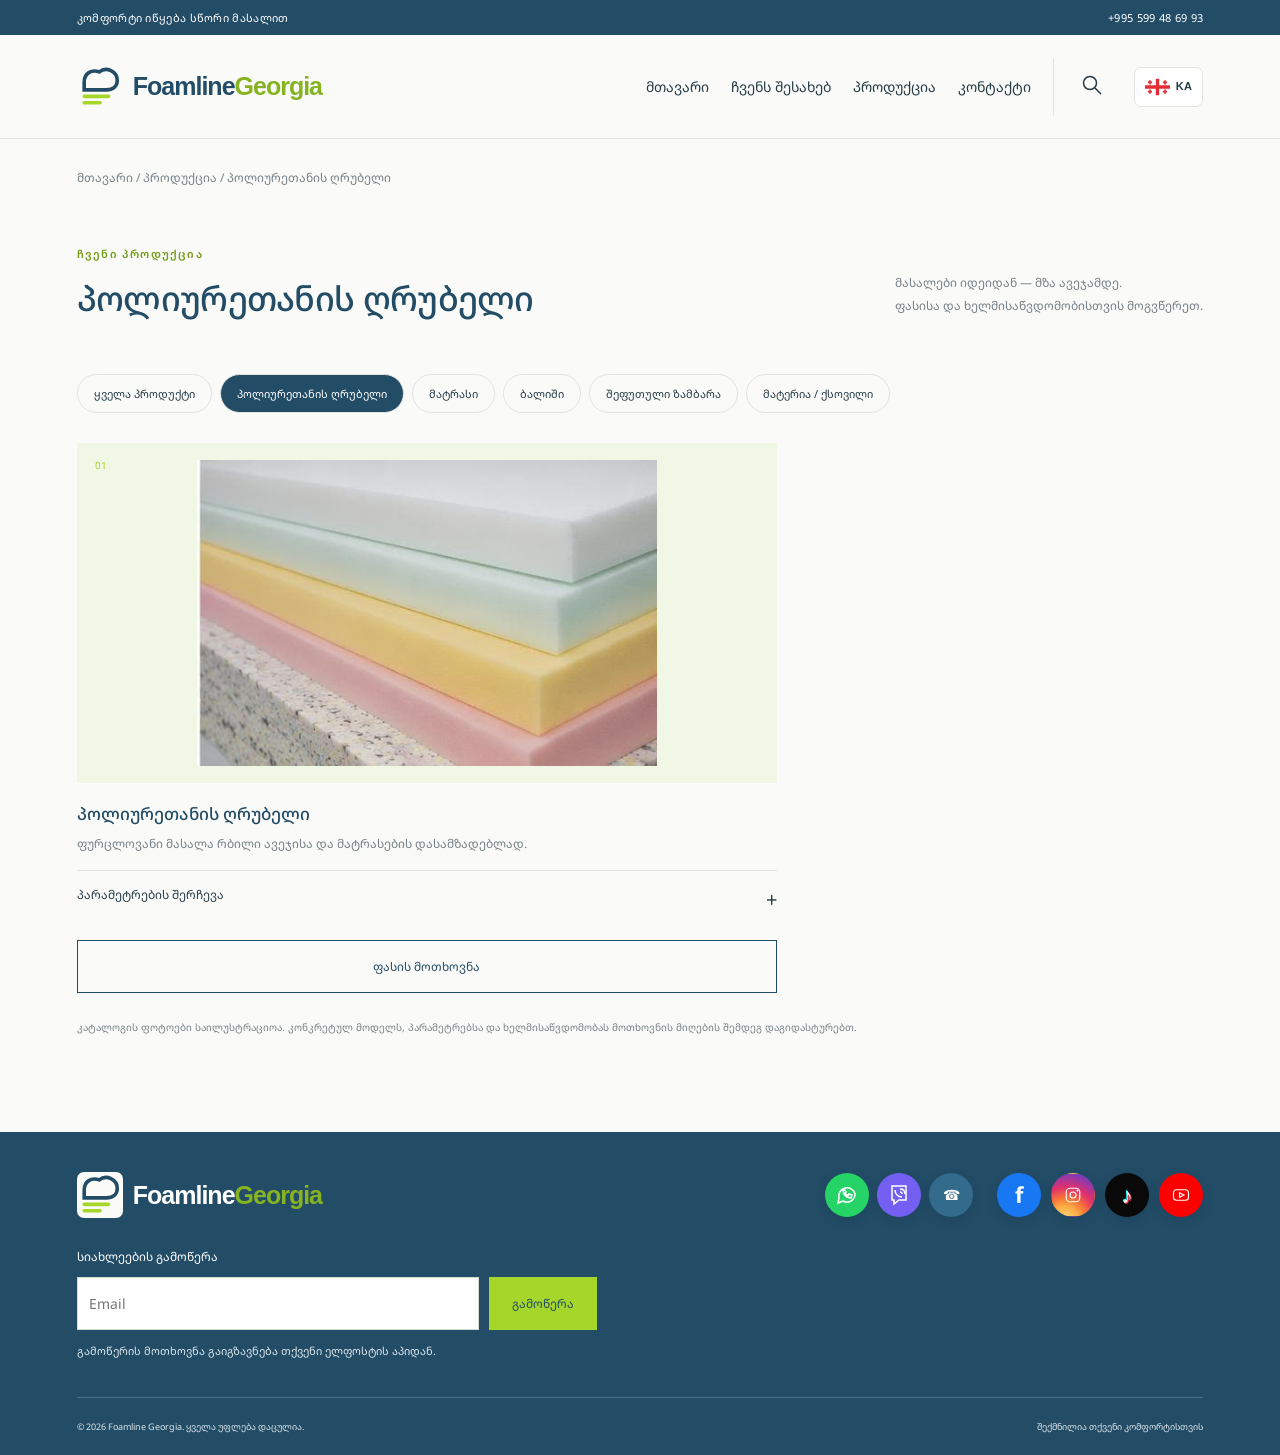
<file: foam.html>
<!doctype html>
<html lang="ka"><head><meta charset="UTF-8"><meta name="viewport" content="width=device-width,initial-scale=1"><title>პოლიურეთანის ღრუბელი — Foamline Georgia</title><meta name="description" content="Foamline Georgia — 25 წლიანი გამოცდილება. პოლიურეთანის ღრუბელი, მატრასები, ბალიშები, ზამბარები და ქსოვილები თბილისში. გიორგი ჭყონდიდელის ქ. №113. მოითხოვეთ ფასი."><meta name="theme-color" content="#234c67"><link rel="icon" href="assets/logo.svg"><link rel="preconnect" href="https://fonts.googleapis.com"><link href="https://fonts.googleapis.com/css2?family=Noto+Sans+Georgian:wght@400;500;600;700&display=swap" rel="stylesheet"><link rel="stylesheet" href="style.css?v=20261111-social"><script defer src="app.js?v=20261111-social"></script><script defer src="languages.js?v=20261111-2"></script><style id="language-dropdown-fix">.language-flags{position:relative!important;display:inline-flex!important;align-items:center!important}.language-flags>.language-menu{position:absolute!important;top:calc(100% + 6px)!important;right:0!important;left:auto!important;display:flex!important;flex-direction:column!important;gap:3px!important;min-width:165px!important;background:white!important;border:1px solid #e1e5df!important;border-radius:9px!important;padding:6px!important;box-shadow:0 12px 28px #183b4729!important;z-index:100!important}.language-flags>.language-menu[hidden]{display:none!important}.language-flags>.language-menu button{display:flex!important;width:100%!important;align-items:center!important;justify-content:flex-start!important;gap:9px!important;padding:9px!important;min-height:40px!important}.language-flags>.language-current{display:inline-flex!important;align-items:center!important;gap:6px!important;border:1px solid #e1e5df!important;background:white!important;border-radius:7px!important;padding:8px 10px!important;min-height:40px!important}.language-flags>.language-current svg,.language-flags>.language-menu svg{width:25px!important;height:18px!important}.language-flags>.language-current .language-code{font-size:11px!important;font-weight:bold!important}.language-flags>.language-menu .language-name{font-size:12px!important}.language-flags>.language-menu button[aria-pressed=true]{background:#edf6d9!important}</style></head>
<body data-page="foam" data-category="foam"><div class="topline"><span>კომფორტი იწყება სწორი მასალით</span><a href="tel:+995599486993">+995 599 48 69 93</a></div><header><a class="brand" href="index.html" aria-label="Foamline Georgia — მთავარი"><img src="assets/logo.svg" alt=""><span>Foamline<span class="brand-georgia">Georgia</span></span></a><button class="mobile-toggle" aria-label="მენიუს გახსნა" aria-expanded="false">☰</button><nav aria-label="მთავარი ნავიგაცია"><select id="language" aria-label="ენა"><option value="ka">ქართული</option><option value="en">English</option><option value="ru">Русский</option><option value="tr">Türkçe</option></select><a href="index.html">მთავარი</a><a href="about.html">ჩვენს შესახებ</a><div class="dropdown"><button id="nav-products" aria-expanded="false">პროდუქცია</button><div class="dropmenu"><a href="foam.html">პოლიურეთანის ღრუბელი</a><a href="mattress.html">მატრასი</a><a href="pillow.html">ბალიში</a><a href="springs.html">ზამბარა</a><a href="fabric.html">მატერია / ქსოვილი</a></div></div><a href="contact.html">კონტაქტი</a><button class="search-toggle" aria-label="პროდუქციის ძიება" aria-expanded="false"><svg viewBox="0 0 24 24"><circle cx="10" cy="10" r="6.5"/><path d="m15 15 6 6"/></svg></button></nav></header><div class="searchbar" hidden><form action="search.html" method="get" role="search"><label for="search">რას ეძებთ?</label><input id="search" name="q" type="search" placeholder="ღრუბელი, მატრასი, ბალიში…" required><button class="button" type="submit">ძებნა</button><button type="button" id="search-close" aria-label="ძიების დახურვა">×</button></form></div><main><div class="breadcrumbs"><a href="index.html">მთავარი</a><span> / </span><a href="products.html">პროდუქცია</a> / პოლიურეთანის ღრუბელი</div><section id="products" class="section"><div class="section-head"><div><div class="eyebrow">ჩვენი პროდუქცია</div><h1>პოლიურეთანის ღრუბელი</h1></div><p>მასალები იდეიდან — მზა ავეჯამდე.<br>ფასისა და ხელმისაწვდომობისთვის მოგვწერეთ.</p></div><div class="tabs" aria-label="პროდუქციის კატეგორიები"><a href="products.html">ყველა პროდუქტი</a><a href="foam.html">პოლიურეთანის ღრუბელი</a><a href="mattress.html">მატრასი</a><a href="pillow.html">ბალიში</a><a href="springs.html">შეფუთული ზამბარა</a><a href="fabric.html">მატერია / ქსოვილი</a></div><div id="product-grid" class="product-grid"></div><p id="empty" hidden>პროდუქტი ვერ მოიძებნა. სცადეთ სხვა სიტყვა ან დაგვიკავშირდით.</p><p class="catalog-note">კატალოგის ფოტოები საილუსტრაციოა. კონკრეტულ მოდელს, პარამეტრებსა და ხელმისაწვდომობას მოთხოვნის მიღების შემდეგ დაგიდასტურებთ.</p></section></main>
<footer><div class="footer-main"><a class="brand" href="index.html"><img src="assets/logo.svg" alt=""><span>Foamline<span class="brand-georgia">Georgia</span></span></a><div class="footer-actions"><div class="messengers"><a href="https://wa.me/995599486993" target="_blank" rel="noopener" aria-label="WhatsApp"><svg viewBox="0 0 24 24"><path d="M20 11a8 8 0 0 1-12 7L3 20l1-5A8 8 0 1 1 20 11Z"/><path d="M8 7c0 5 4 8 8 8l1-3-3-1-1 2-3-3 1-1-1-2Z"/></svg></a><a href="viber://chat?number=%2B995599486993" aria-label="Viber"><svg viewBox="0 0 24 24"><path d="M5 3h14v14h-7l-5 4v-4H5Z"/><path d="M8 7c0 5 4 7 7 7M13 6c3 0 5 2 5 5M13 9c1 0 2 1 2 2"/></svg></a><a href="tel:+995599486993" aria-label="დარეკვა">☎</a></div><div class="socials" aria-label="სოციალური ქსელები"><button aria-label="Facebook — ბმული მალე დაემატება" title="Facebook"><b>f</b></button><button aria-label="Instagram — ბმული მალე დაემატება" title="Instagram"><svg viewBox="0 0 24 24"><rect x="3" y="3" width="18" height="18" rx="5"/><circle cx="12" cy="12" r="4"/><circle cx="18" cy="6" r=".7"/></svg></button><button aria-label="TikTok — ბმული მალე დაემატება" title="TikTok">♪</button><button aria-label="YouTube — ბმული მალე დაემატება" title="YouTube"><svg viewBox="0 0 24 24"><rect x="2" y="5" width="20" height="14" rx="4"/><path d="m10 9 6 3-6 3Z"/></svg></button></div></div></div><form id="subscribe-form" class="newsletter"><label for="subscribe-email">სიახლეების გამოწერა</label><div><input id="subscribe-email" name="email" type="email" placeholder="Email" required autocomplete="email"><button class="button" type="submit">გამოწერა</button></div><p>გამოწერის მოთხოვნა გაიგზავნება თქვენი ელფოსტის აპიდან.</p></form><div class="footer-bottom"><span>© 2026 Foamline Georgia. ყველა უფლება დაცულია.</span><span>შექმნილია თქვენი კომფორტისთვის</span></div><p id="social-note" role="status" hidden>სოციალური ქსელების ბმულები მალე დაემატება.</p></footer>
<dialog id="inquiry"><form id="request-form"><button type="button" class="dialog-close" aria-label="დახურვა">×</button><div class="eyebrow">მოგვწერეთ</div><h2>ფასის / შეკვეთის მოთხოვნა</h2><p>შეავსეთ დეტალები და აირჩიეთ გაგზავნის არხი.</p><label>პროდუქტი<input name="product" required readonly></label><div id="spec-fields"></div><div class="form-row"><label>თქვენი სახელი<input name="name" required autocomplete="name"></label><label>ტელეფონი<input name="phone" type="tel" required autocomplete="tel" pattern="[+0-9 ()-]{6,20}"></label></div><label>დამატებითი ინფორმაცია<textarea name="message" rows="3" placeholder="მიუთითეთ რაოდენობა, სასურველი ზომა ან სხვა დეტალი"></textarea></label><p class="form-note">გაიხსნება WhatsApp ან თქვენი ელფოსტის აპი მზა ტექსტით. მოთხოვნის გასაგზავნად იქ დაადასტურეთ გაგზავნა.</p><div class="form-row"><button class="button" type="submit" value="whatsapp">WhatsApp-ით გაგზავნა</button><button class="button outline" type="submit" value="email">ელფოსტით გაგზავნა </button></div><p id="form-status" role="status"></p></form></dialog>
<script id="language-dropdown-fallback">(function(){function init(){const picker=document.querySelector('.language-flags');if(!picker||picker.querySelector('.language-current'))return;const buttons=[...picker.querySelectorAll('button[data-lang]')];if(!buttons.length)return;const menu=document.createElement('div');menu.className='language-menu';menu.hidden=true;const current=document.createElement('button');current.type='button';current.className='language-current';current.setAttribute('aria-label','ენის არჩევა');current.setAttribute('aria-expanded','false');const labels={ka:'ქართული',en:'English',ru:'Русский',tr:'Türkçe'};function sync(){const selected=picker.querySelector('button[data-lang][aria-pressed=true]')||buttons.find(b=>b.dataset.lang===(localStorage.getItem('foamline-language')||'ka'))||buttons[0];current.innerHTML=selected.querySelector('svg').outerHTML+'<span class="language-code">'+selected.dataset.lang.toUpperCase()+'</span>'}for(const b of buttons){const name=document.createElement('span');name.className='language-name';name.textContent=labels[b.dataset.lang]||b.dataset.lang;b.append(name);menu.append(b);b.addEventListener('click',()=>{menu.hidden=true;current.setAttribute('aria-expanded','false');sync()})}picker.append(current,menu);current.addEventListener('click',()=>{menu.hidden=!menu.hidden;current.setAttribute('aria-expanded',String(!menu.hidden))});document.addEventListener('click',e=>{if(!picker.contains(e.target)){menu.hidden=true;current.setAttribute('aria-expanded','false')}});document.addEventListener('keydown',e=>{if(e.key==='Escape'){menu.hidden=true;current.setAttribute('aria-expanded','false')}});sync()}document.addEventListener('DOMContentLoaded',init)})();</script></body></html>
</file>
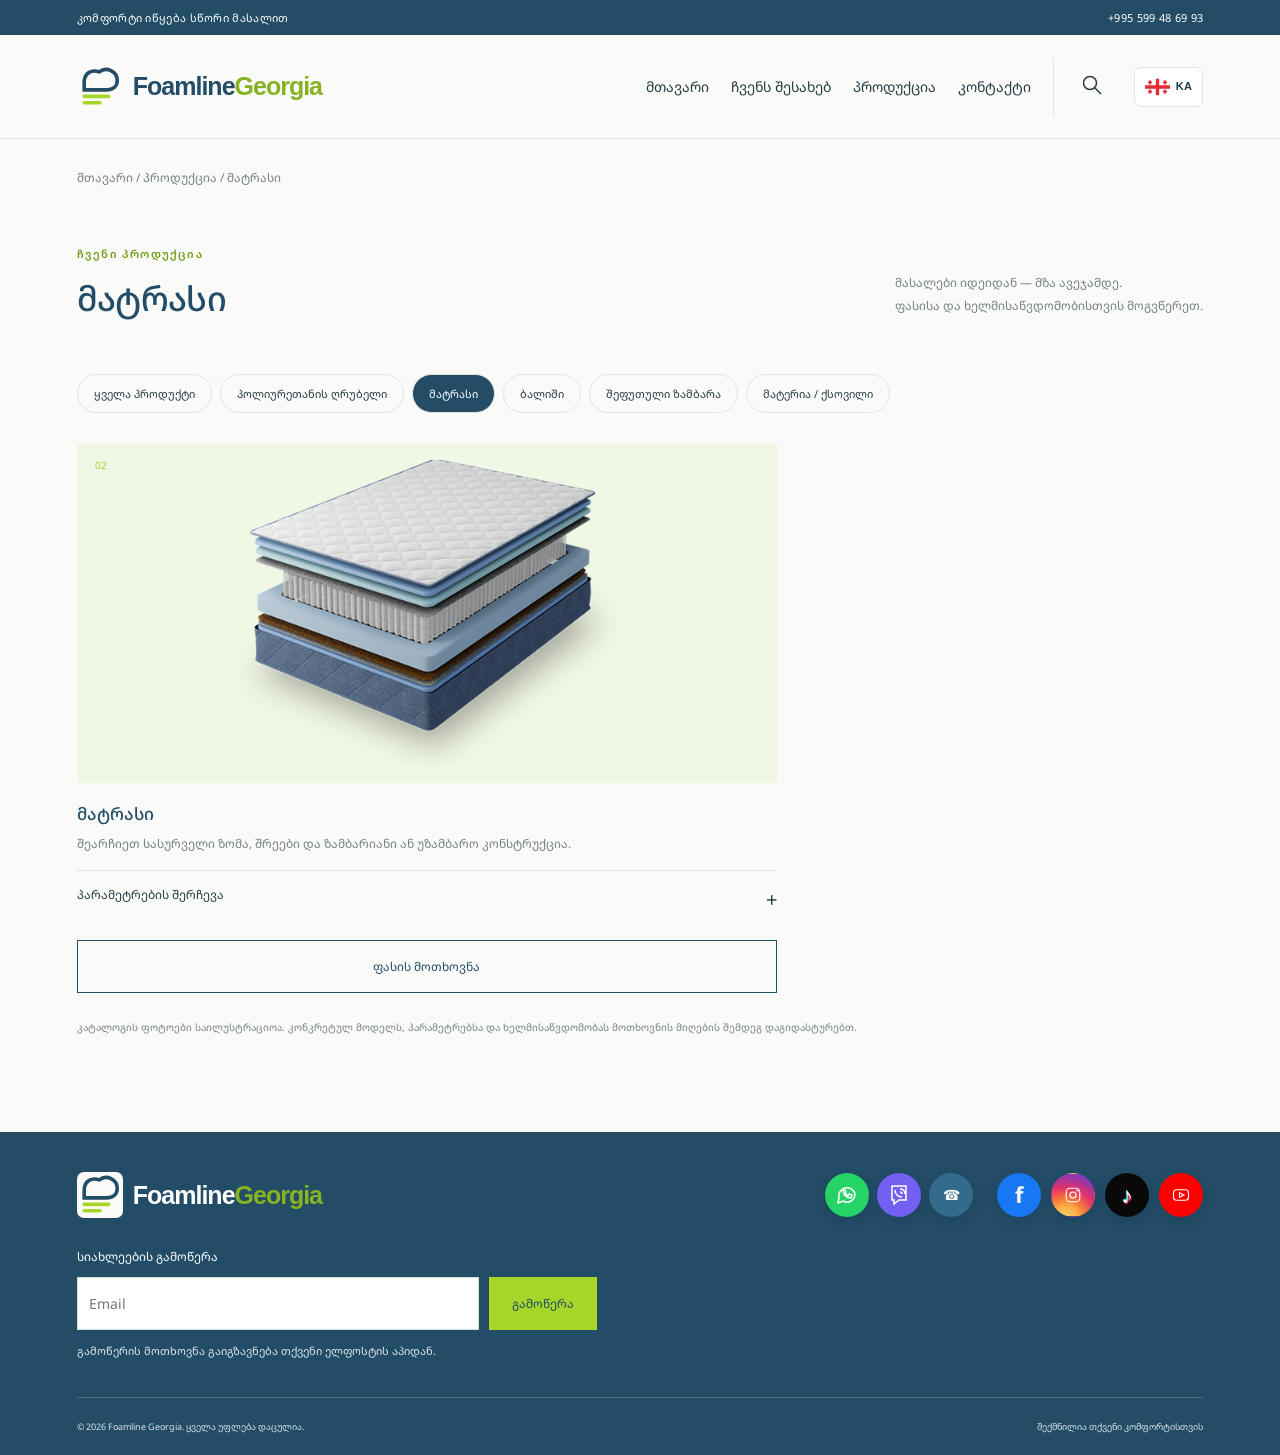
<file: mattress.html>
<!doctype html>
<html lang="ka"><head><meta charset="UTF-8"><meta name="viewport" content="width=device-width,initial-scale=1"><title>მატრასი — Foamline Georgia</title><meta name="description" content="Foamline Georgia — 25 წლიანი გამოცდილება. პოლიურეთანის ღრუბელი, მატრასები, ბალიშები, ზამბარები და ქსოვილები თბილისში. გიორგი ჭყონდიდელის ქ. №113. მოითხოვეთ ფასი."><meta name="theme-color" content="#234c67"><link rel="icon" href="assets/logo.svg"><link rel="preconnect" href="https://fonts.googleapis.com"><link href="https://fonts.googleapis.com/css2?family=Noto+Sans+Georgian:wght@400;500;600;700&display=swap" rel="stylesheet"><link rel="stylesheet" href="style.css?v=20261111-social"><script defer src="app.js?v=20261111-social"></script><script defer src="languages.js?v=20261111-2"></script><style id="language-dropdown-fix">.language-flags{position:relative!important;display:inline-flex!important;align-items:center!important}.language-flags>.language-menu{position:absolute!important;top:calc(100% + 6px)!important;right:0!important;left:auto!important;display:flex!important;flex-direction:column!important;gap:3px!important;min-width:165px!important;background:white!important;border:1px solid #e1e5df!important;border-radius:9px!important;padding:6px!important;box-shadow:0 12px 28px #183b4729!important;z-index:100!important}.language-flags>.language-menu[hidden]{display:none!important}.language-flags>.language-menu button{display:flex!important;width:100%!important;align-items:center!important;justify-content:flex-start!important;gap:9px!important;padding:9px!important;min-height:40px!important}.language-flags>.language-current{display:inline-flex!important;align-items:center!important;gap:6px!important;border:1px solid #e1e5df!important;background:white!important;border-radius:7px!important;padding:8px 10px!important;min-height:40px!important}.language-flags>.language-current svg,.language-flags>.language-menu svg{width:25px!important;height:18px!important}.language-flags>.language-current .language-code{font-size:11px!important;font-weight:bold!important}.language-flags>.language-menu .language-name{font-size:12px!important}.language-flags>.language-menu button[aria-pressed=true]{background:#edf6d9!important}</style></head>
<body data-page="mattress" data-category="mattress"><div class="topline"><span>კომფორტი იწყება სწორი მასალით</span><a href="tel:+995599486993">+995 599 48 69 93</a></div><header><a class="brand" href="index.html" aria-label="Foamline Georgia — მთავარი"><img src="assets/logo.svg" alt=""><span>Foamline<span class="brand-georgia">Georgia</span></span></a><button class="mobile-toggle" aria-label="მენიუს გახსნა" aria-expanded="false">☰</button><nav aria-label="მთავარი ნავიგაცია"><select id="language" aria-label="ენა"><option value="ka">ქართული</option><option value="en">English</option><option value="ru">Русский</option><option value="tr">Türkçe</option></select><a href="index.html">მთავარი</a><a href="about.html">ჩვენს შესახებ</a><div class="dropdown"><button id="nav-products" aria-expanded="false">პროდუქცია</button><div class="dropmenu"><a href="foam.html">პოლიურეთანის ღრუბელი</a><a href="mattress.html">მატრასი</a><a href="pillow.html">ბალიში</a><a href="springs.html">ზამბარა</a><a href="fabric.html">მატერია / ქსოვილი</a></div></div><a href="contact.html">კონტაქტი</a><button class="search-toggle" aria-label="პროდუქციის ძიება" aria-expanded="false"><svg viewBox="0 0 24 24"><circle cx="10" cy="10" r="6.5"/><path d="m15 15 6 6"/></svg></button></nav></header><div class="searchbar" hidden><form action="search.html" method="get" role="search"><label for="search">რას ეძებთ?</label><input id="search" name="q" type="search" placeholder="ღრუბელი, მატრასი, ბალიში…" required><button class="button" type="submit">ძებნა</button><button type="button" id="search-close" aria-label="ძიების დახურვა">×</button></form></div><main><div class="breadcrumbs"><a href="index.html">მთავარი</a><span> / </span><a href="products.html">პროდუქცია</a> / მატრასი</div><section id="products" class="section"><div class="section-head"><div><div class="eyebrow">ჩვენი პროდუქცია</div><h1>მატრასი</h1></div><p>მასალები იდეიდან — მზა ავეჯამდე.<br>ფასისა და ხელმისაწვდომობისთვის მოგვწერეთ.</p></div><div class="tabs" aria-label="პროდუქციის კატეგორიები"><a href="products.html">ყველა პროდუქტი</a><a href="foam.html">პოლიურეთანის ღრუბელი</a><a href="mattress.html">მატრასი</a><a href="pillow.html">ბალიში</a><a href="springs.html">შეფუთული ზამბარა</a><a href="fabric.html">მატერია / ქსოვილი</a></div><div id="product-grid" class="product-grid"></div><p id="empty" hidden>პროდუქტი ვერ მოიძებნა. სცადეთ სხვა სიტყვა ან დაგვიკავშირდით.</p><p class="catalog-note">კატალოგის ფოტოები საილუსტრაციოა. კონკრეტულ მოდელს, პარამეტრებსა და ხელმისაწვდომობას მოთხოვნის მიღების შემდეგ დაგიდასტურებთ.</p></section></main>
<footer><div class="footer-main"><a class="brand" href="index.html"><img src="assets/logo.svg" alt=""><span>Foamline<span class="brand-georgia">Georgia</span></span></a><div class="footer-actions"><div class="messengers"><a href="https://wa.me/995599486993" target="_blank" rel="noopener" aria-label="WhatsApp"><svg viewBox="0 0 24 24"><path d="M20 11a8 8 0 0 1-12 7L3 20l1-5A8 8 0 1 1 20 11Z"/><path d="M8 7c0 5 4 8 8 8l1-3-3-1-1 2-3-3 1-1-1-2Z"/></svg></a><a href="viber://chat?number=%2B995599486993" aria-label="Viber"><svg viewBox="0 0 24 24"><path d="M5 3h14v14h-7l-5 4v-4H5Z"/><path d="M8 7c0 5 4 7 7 7M13 6c3 0 5 2 5 5M13 9c1 0 2 1 2 2"/></svg></a><a href="tel:+995599486993" aria-label="დარეკვა">☎</a></div><div class="socials" aria-label="სოციალური ქსელები"><button aria-label="Facebook — ბმული მალე დაემატება" title="Facebook"><b>f</b></button><button aria-label="Instagram — ბმული მალე დაემატება" title="Instagram"><svg viewBox="0 0 24 24"><rect x="3" y="3" width="18" height="18" rx="5"/><circle cx="12" cy="12" r="4"/><circle cx="18" cy="6" r=".7"/></svg></button><button aria-label="TikTok — ბმული მალე დაემატება" title="TikTok">♪</button><button aria-label="YouTube — ბმული მალე დაემატება" title="YouTube"><svg viewBox="0 0 24 24"><rect x="2" y="5" width="20" height="14" rx="4"/><path d="m10 9 6 3-6 3Z"/></svg></button></div></div></div><form id="subscribe-form" class="newsletter"><label for="subscribe-email">სიახლეების გამოწერა</label><div><input id="subscribe-email" name="email" type="email" placeholder="Email" required autocomplete="email"><button class="button" type="submit">გამოწერა</button></div><p>გამოწერის მოთხოვნა გაიგზავნება თქვენი ელფოსტის აპიდან.</p></form><div class="footer-bottom"><span>© 2026 Foamline Georgia. ყველა უფლება დაცულია.</span><span>შექმნილია თქვენი კომფორტისთვის</span></div><p id="social-note" role="status" hidden>სოციალური ქსელების ბმულები მალე დაემატება.</p></footer>
<dialog id="inquiry"><form id="request-form"><button type="button" class="dialog-close" aria-label="დახურვა">×</button><div class="eyebrow">მოგვწერეთ</div><h2>ფასის / შეკვეთის მოთხოვნა</h2><p>შეავსეთ დეტალები და აირჩიეთ გაგზავნის არხი.</p><label>პროდუქტი<input name="product" required readonly></label><div id="spec-fields"></div><div class="form-row"><label>თქვენი სახელი<input name="name" required autocomplete="name"></label><label>ტელეფონი<input name="phone" type="tel" required autocomplete="tel" pattern="[+0-9 ()-]{6,20}"></label></div><label>დამატებითი ინფორმაცია<textarea name="message" rows="3" placeholder="მიუთითეთ რაოდენობა, სასურველი ზომა ან სხვა დეტალი"></textarea></label><p class="form-note">გაიხსნება WhatsApp ან თქვენი ელფოსტის აპი მზა ტექსტით. მოთხოვნის გასაგზავნად იქ დაადასტურეთ გაგზავნა.</p><div class="form-row"><button class="button" type="submit" value="whatsapp">WhatsApp-ით გაგზავნა</button><button class="button outline" type="submit" value="email">ელფოსტით გაგზავნა </button></div><p id="form-status" role="status"></p></form></dialog>
<script id="language-dropdown-fallback">(function(){function init(){const picker=document.querySelector('.language-flags');if(!picker||picker.querySelector('.language-current'))return;const buttons=[...picker.querySelectorAll('button[data-lang]')];if(!buttons.length)return;const menu=document.createElement('div');menu.className='language-menu';menu.hidden=true;const current=document.createElement('button');current.type='button';current.className='language-current';current.setAttribute('aria-label','ენის არჩევა');current.setAttribute('aria-expanded','false');const labels={ka:'ქართული',en:'English',ru:'Русский',tr:'Türkçe'};function sync(){const selected=picker.querySelector('button[data-lang][aria-pressed=true]')||buttons.find(b=>b.dataset.lang===(localStorage.getItem('foamline-language')||'ka'))||buttons[0];current.innerHTML=selected.querySelector('svg').outerHTML+'<span class="language-code">'+selected.dataset.lang.toUpperCase()+'</span>'}for(const b of buttons){const name=document.createElement('span');name.className='language-name';name.textContent=labels[b.dataset.lang]||b.dataset.lang;b.append(name);menu.append(b);b.addEventListener('click',()=>{menu.hidden=true;current.setAttribute('aria-expanded','false');sync()})}picker.append(current,menu);current.addEventListener('click',()=>{menu.hidden=!menu.hidden;current.setAttribute('aria-expanded',String(!menu.hidden))});document.addEventListener('click',e=>{if(!picker.contains(e.target)){menu.hidden=true;current.setAttribute('aria-expanded','false')}});document.addEventListener('keydown',e=>{if(e.key==='Escape'){menu.hidden=true;current.setAttribute('aria-expanded','false')}});sync()}document.addEventListener('DOMContentLoaded',init)})();</script></body></html>
</file>
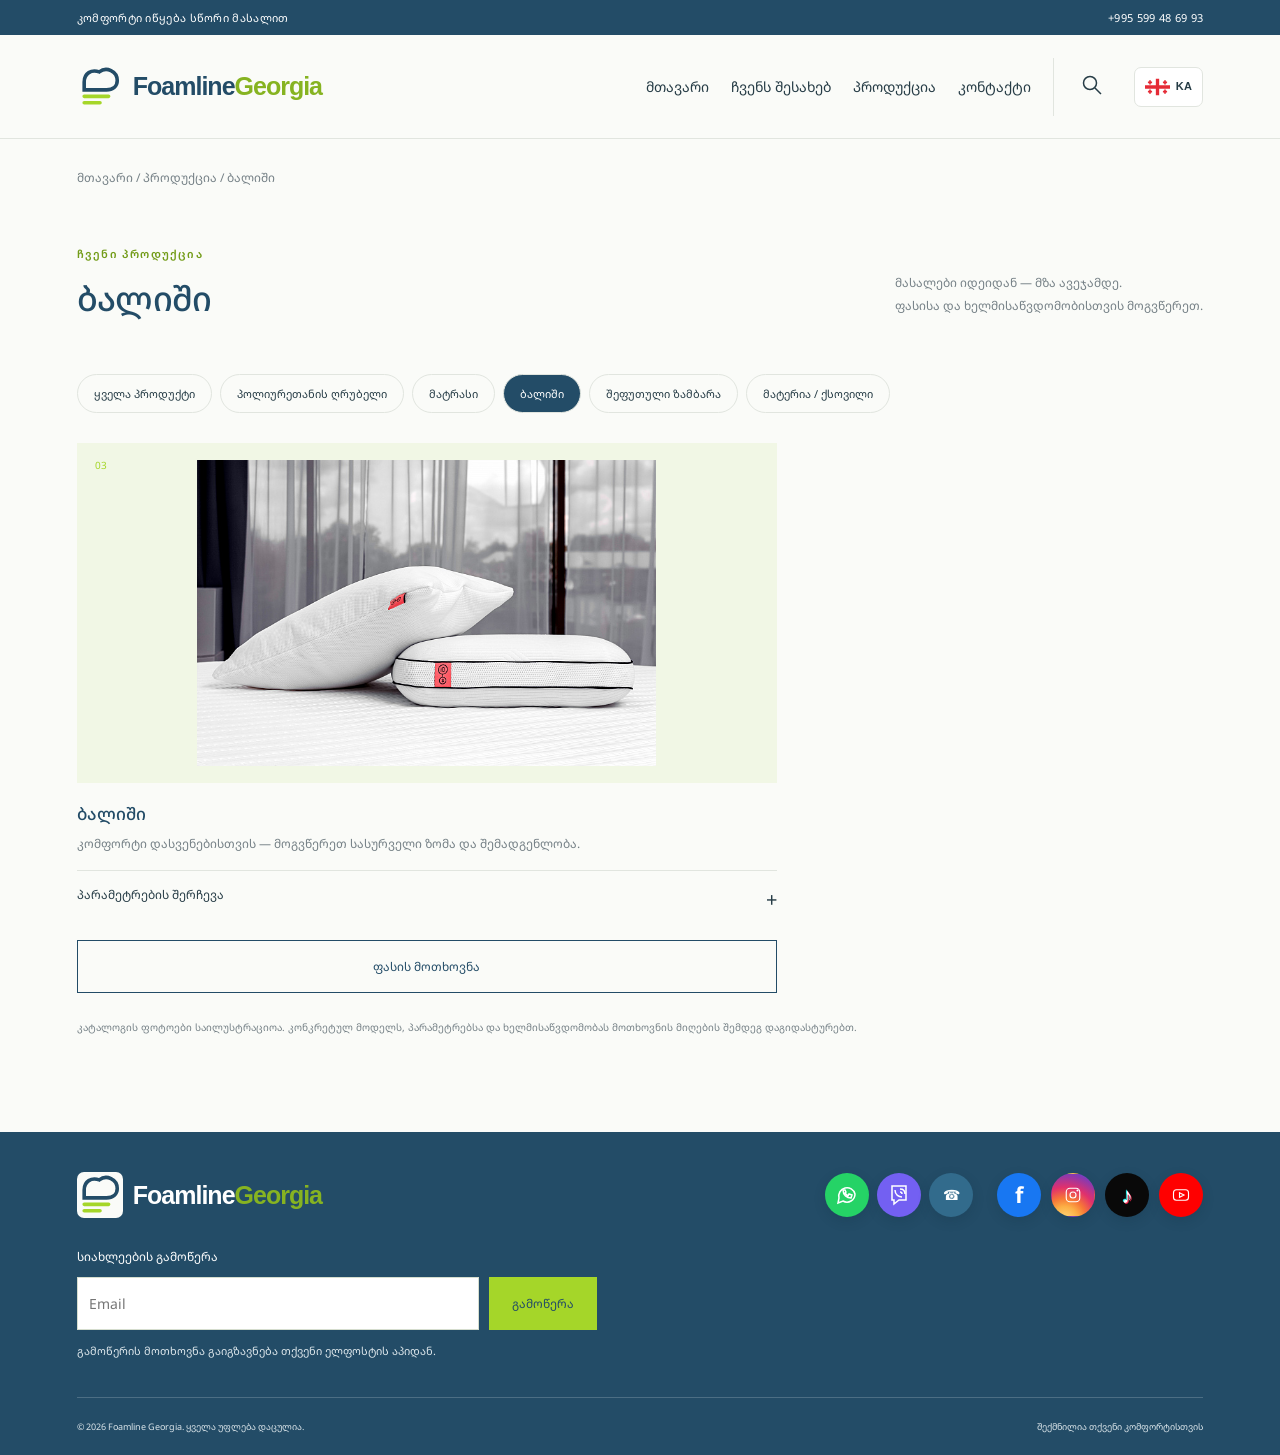
<file: pillow.html>
<!doctype html>
<html lang="ka"><head><meta charset="UTF-8"><meta name="viewport" content="width=device-width,initial-scale=1"><title>ბალიში — Foamline Georgia</title><meta name="description" content="Foamline Georgia — 25 წლიანი გამოცდილება. პოლიურეთანის ღრუბელი, მატრასები, ბალიშები, ზამბარები და ქსოვილები თბილისში. გიორგი ჭყონდიდელის ქ. №113. მოითხოვეთ ფასი."><meta name="theme-color" content="#234c67"><link rel="icon" href="assets/logo.svg"><link rel="preconnect" href="https://fonts.googleapis.com"><link href="https://fonts.googleapis.com/css2?family=Noto+Sans+Georgian:wght@400;500;600;700&display=swap" rel="stylesheet"><link rel="stylesheet" href="style.css?v=20261111-social"><script defer src="app.js?v=20261111-social"></script><script defer src="languages.js?v=20261111-2"></script><style id="language-dropdown-fix">.language-flags{position:relative!important;display:inline-flex!important;align-items:center!important}.language-flags>.language-menu{position:absolute!important;top:calc(100% + 6px)!important;right:0!important;left:auto!important;display:flex!important;flex-direction:column!important;gap:3px!important;min-width:165px!important;background:white!important;border:1px solid #e1e5df!important;border-radius:9px!important;padding:6px!important;box-shadow:0 12px 28px #183b4729!important;z-index:100!important}.language-flags>.language-menu[hidden]{display:none!important}.language-flags>.language-menu button{display:flex!important;width:100%!important;align-items:center!important;justify-content:flex-start!important;gap:9px!important;padding:9px!important;min-height:40px!important}.language-flags>.language-current{display:inline-flex!important;align-items:center!important;gap:6px!important;border:1px solid #e1e5df!important;background:white!important;border-radius:7px!important;padding:8px 10px!important;min-height:40px!important}.language-flags>.language-current svg,.language-flags>.language-menu svg{width:25px!important;height:18px!important}.language-flags>.language-current .language-code{font-size:11px!important;font-weight:bold!important}.language-flags>.language-menu .language-name{font-size:12px!important}.language-flags>.language-menu button[aria-pressed=true]{background:#edf6d9!important}</style></head>
<body data-page="pillow" data-category="pillow"><div class="topline"><span>კომფორტი იწყება სწორი მასალით</span><a href="tel:+995599486993">+995 599 48 69 93</a></div><header><a class="brand" href="index.html" aria-label="Foamline Georgia — მთავარი"><img src="assets/logo.svg" alt=""><span>Foamline<span class="brand-georgia">Georgia</span></span></a><button class="mobile-toggle" aria-label="მენიუს გახსნა" aria-expanded="false">☰</button><nav aria-label="მთავარი ნავიგაცია"><select id="language" aria-label="ენა"><option value="ka">ქართული</option><option value="en">English</option><option value="ru">Русский</option><option value="tr">Türkçe</option></select><a href="index.html">მთავარი</a><a href="about.html">ჩვენს შესახებ</a><div class="dropdown"><button id="nav-products" aria-expanded="false">პროდუქცია</button><div class="dropmenu"><a href="foam.html">პოლიურეთანის ღრუბელი</a><a href="mattress.html">მატრასი</a><a href="pillow.html">ბალიში</a><a href="springs.html">ზამბარა</a><a href="fabric.html">მატერია / ქსოვილი</a></div></div><a href="contact.html">კონტაქტი</a><button class="search-toggle" aria-label="პროდუქციის ძიება" aria-expanded="false"><svg viewBox="0 0 24 24"><circle cx="10" cy="10" r="6.5"/><path d="m15 15 6 6"/></svg></button></nav></header><div class="searchbar" hidden><form action="search.html" method="get" role="search"><label for="search">რას ეძებთ?</label><input id="search" name="q" type="search" placeholder="ღრუბელი, მატრასი, ბალიში…" required><button class="button" type="submit">ძებნა</button><button type="button" id="search-close" aria-label="ძიების დახურვა">×</button></form></div><main><div class="breadcrumbs"><a href="index.html">მთავარი</a><span> / </span><a href="products.html">პროდუქცია</a> / ბალიში</div><section id="products" class="section"><div class="section-head"><div><div class="eyebrow">ჩვენი პროდუქცია</div><h1>ბალიში</h1></div><p>მასალები იდეიდან — მზა ავეჯამდე.<br>ფასისა და ხელმისაწვდომობისთვის მოგვწერეთ.</p></div><div class="tabs" aria-label="პროდუქციის კატეგორიები"><a href="products.html">ყველა პროდუქტი</a><a href="foam.html">პოლიურეთანის ღრუბელი</a><a href="mattress.html">მატრასი</a><a href="pillow.html">ბალიში</a><a href="springs.html">შეფუთული ზამბარა</a><a href="fabric.html">მატერია / ქსოვილი</a></div><div id="product-grid" class="product-grid"></div><p id="empty" hidden>პროდუქტი ვერ მოიძებნა. სცადეთ სხვა სიტყვა ან დაგვიკავშირდით.</p><p class="catalog-note">კატალოგის ფოტოები საილუსტრაციოა. კონკრეტულ მოდელს, პარამეტრებსა და ხელმისაწვდომობას მოთხოვნის მიღების შემდეგ დაგიდასტურებთ.</p></section></main>
<footer><div class="footer-main"><a class="brand" href="index.html"><img src="assets/logo.svg" alt=""><span>Foamline<span class="brand-georgia">Georgia</span></span></a><div class="footer-actions"><div class="messengers"><a href="https://wa.me/995599486993" target="_blank" rel="noopener" aria-label="WhatsApp"><svg viewBox="0 0 24 24"><path d="M20 11a8 8 0 0 1-12 7L3 20l1-5A8 8 0 1 1 20 11Z"/><path d="M8 7c0 5 4 8 8 8l1-3-3-1-1 2-3-3 1-1-1-2Z"/></svg></a><a href="viber://chat?number=%2B995599486993" aria-label="Viber"><svg viewBox="0 0 24 24"><path d="M5 3h14v14h-7l-5 4v-4H5Z"/><path d="M8 7c0 5 4 7 7 7M13 6c3 0 5 2 5 5M13 9c1 0 2 1 2 2"/></svg></a><a href="tel:+995599486993" aria-label="დარეკვა">☎</a></div><div class="socials" aria-label="სოციალური ქსელები"><button aria-label="Facebook — ბმული მალე დაემატება" title="Facebook"><b>f</b></button><button aria-label="Instagram — ბმული მალე დაემატება" title="Instagram"><svg viewBox="0 0 24 24"><rect x="3" y="3" width="18" height="18" rx="5"/><circle cx="12" cy="12" r="4"/><circle cx="18" cy="6" r=".7"/></svg></button><button aria-label="TikTok — ბმული მალე დაემატება" title="TikTok">♪</button><button aria-label="YouTube — ბმული მალე დაემატება" title="YouTube"><svg viewBox="0 0 24 24"><rect x="2" y="5" width="20" height="14" rx="4"/><path d="m10 9 6 3-6 3Z"/></svg></button></div></div></div><form id="subscribe-form" class="newsletter"><label for="subscribe-email">სიახლეების გამოწერა</label><div><input id="subscribe-email" name="email" type="email" placeholder="Email" required autocomplete="email"><button class="button" type="submit">გამოწერა</button></div><p>გამოწერის მოთხოვნა გაიგზავნება თქვენი ელფოსტის აპიდან.</p></form><div class="footer-bottom"><span>© 2026 Foamline Georgia. ყველა უფლება დაცულია.</span><span>შექმნილია თქვენი კომფორტისთვის</span></div><p id="social-note" role="status" hidden>სოციალური ქსელების ბმულები მალე დაემატება.</p></footer>
<dialog id="inquiry"><form id="request-form"><button type="button" class="dialog-close" aria-label="დახურვა">×</button><div class="eyebrow">მოგვწერეთ</div><h2>ფასის / შეკვეთის მოთხოვნა</h2><p>შეავსეთ დეტალები და აირჩიეთ გაგზავნის არხი.</p><label>პროდუქტი<input name="product" required readonly></label><div id="spec-fields"></div><div class="form-row"><label>თქვენი სახელი<input name="name" required autocomplete="name"></label><label>ტელეფონი<input name="phone" type="tel" required autocomplete="tel" pattern="[+0-9 ()-]{6,20}"></label></div><label>დამატებითი ინფორმაცია<textarea name="message" rows="3" placeholder="მიუთითეთ რაოდენობა, სასურველი ზომა ან სხვა დეტალი"></textarea></label><p class="form-note">გაიხსნება WhatsApp ან თქვენი ელფოსტის აპი მზა ტექსტით. მოთხოვნის გასაგზავნად იქ დაადასტურეთ გაგზავნა.</p><div class="form-row"><button class="button" type="submit" value="whatsapp">WhatsApp-ით გაგზავნა</button><button class="button outline" type="submit" value="email">ელფოსტით გაგზავნა </button></div><p id="form-status" role="status"></p></form></dialog>
<script id="language-dropdown-fallback">(function(){function init(){const picker=document.querySelector('.language-flags');if(!picker||picker.querySelector('.language-current'))return;const buttons=[...picker.querySelectorAll('button[data-lang]')];if(!buttons.length)return;const menu=document.createElement('div');menu.className='language-menu';menu.hidden=true;const current=document.createElement('button');current.type='button';current.className='language-current';current.setAttribute('aria-label','ენის არჩევა');current.setAttribute('aria-expanded','false');const labels={ka:'ქართული',en:'English',ru:'Русский',tr:'Türkçe'};function sync(){const selected=picker.querySelector('button[data-lang][aria-pressed=true]')||buttons.find(b=>b.dataset.lang===(localStorage.getItem('foamline-language')||'ka'))||buttons[0];current.innerHTML=selected.querySelector('svg').outerHTML+'<span class="language-code">'+selected.dataset.lang.toUpperCase()+'</span>'}for(const b of buttons){const name=document.createElement('span');name.className='language-name';name.textContent=labels[b.dataset.lang]||b.dataset.lang;b.append(name);menu.append(b);b.addEventListener('click',()=>{menu.hidden=true;current.setAttribute('aria-expanded','false');sync()})}picker.append(current,menu);current.addEventListener('click',()=>{menu.hidden=!menu.hidden;current.setAttribute('aria-expanded',String(!menu.hidden))});document.addEventListener('click',e=>{if(!picker.contains(e.target)){menu.hidden=true;current.setAttribute('aria-expanded','false')}});document.addEventListener('keydown',e=>{if(e.key==='Escape'){menu.hidden=true;current.setAttribute('aria-expanded','false')}});sync()}document.addEventListener('DOMContentLoaded',init)})();</script></body></html>
</file>
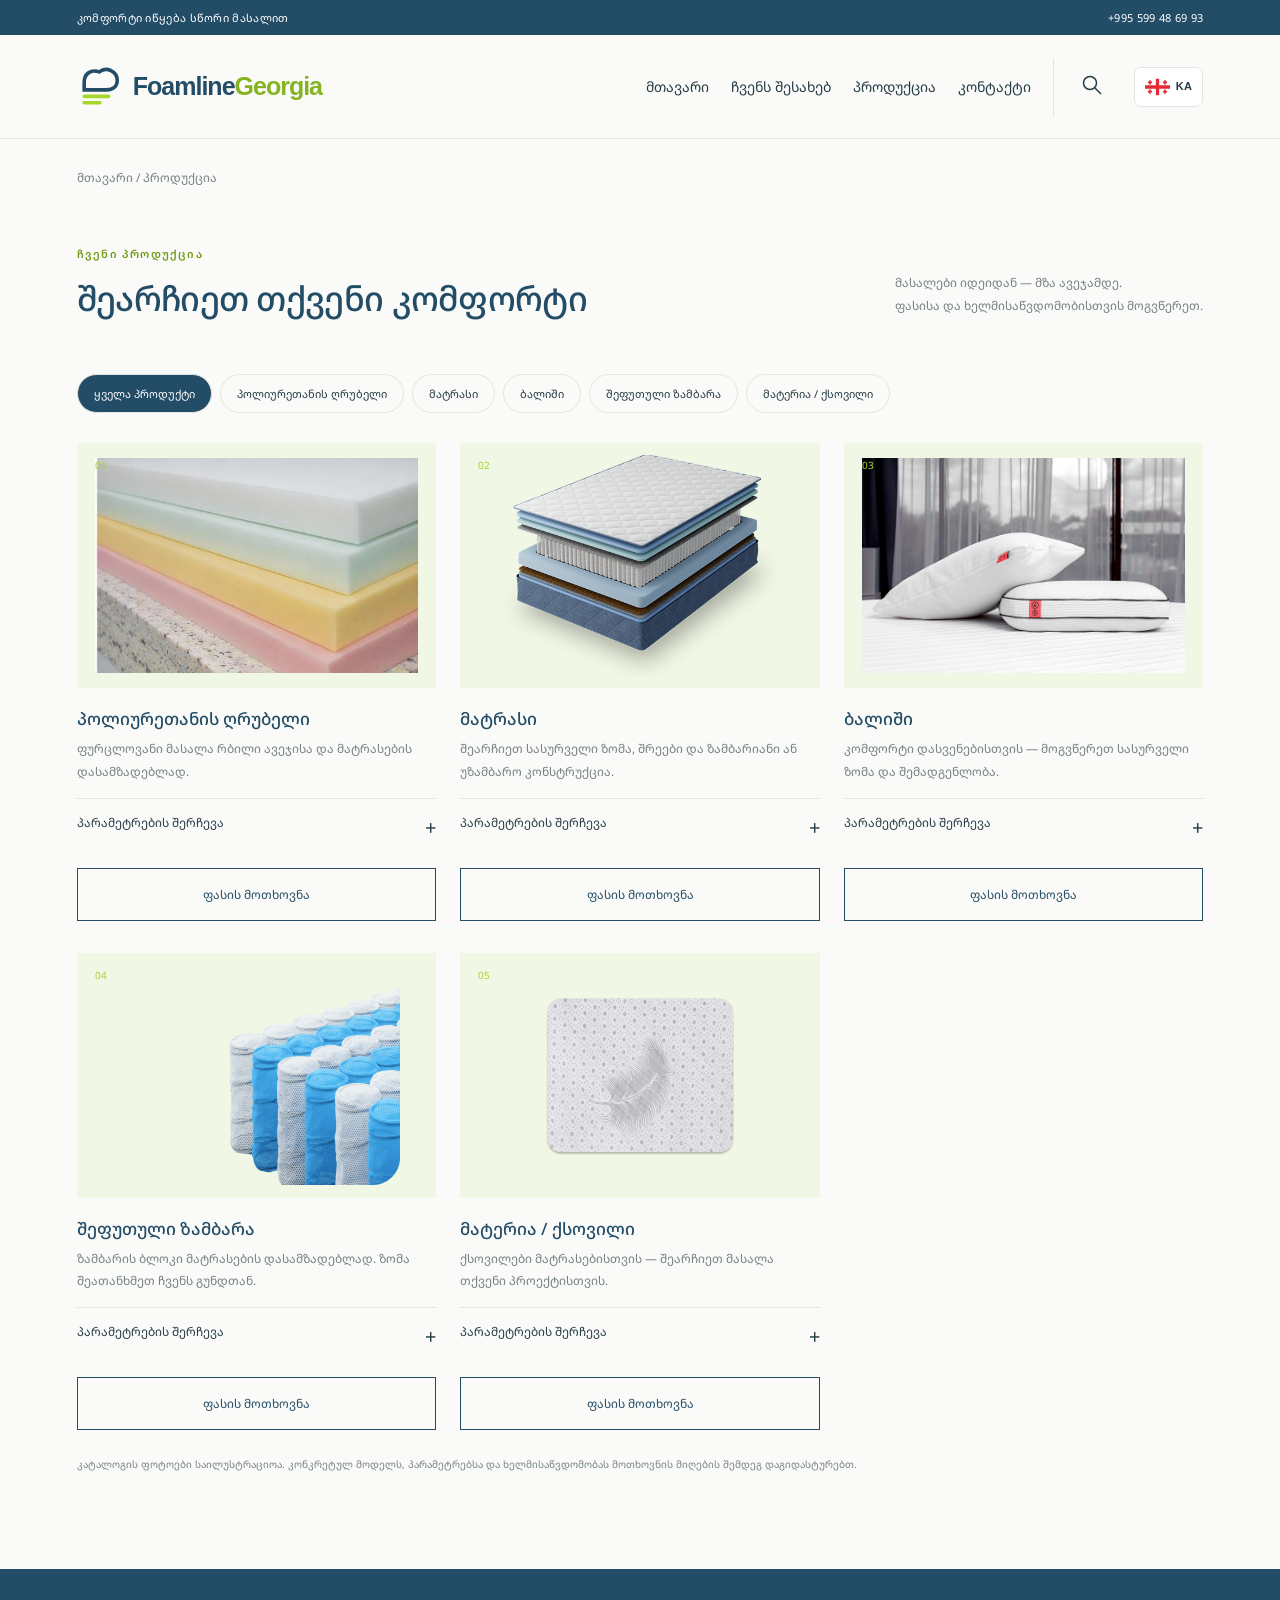
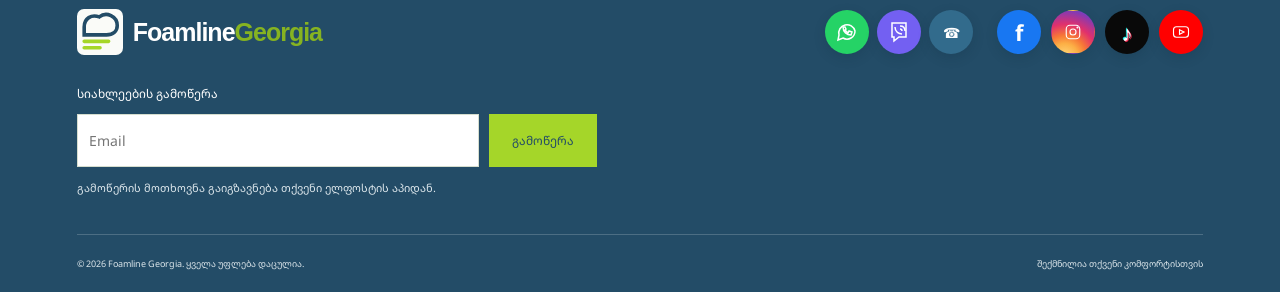
<file: products.html>
<!doctype html>
<html lang="ka"><head><meta charset="UTF-8"><meta name="viewport" content="width=device-width,initial-scale=1"><title>პროდუქცია — Foamline Georgia</title><meta name="description" content="Foamline Georgia — 25 წლიანი გამოცდილება. პოლიურეთანის ღრუბელი, მატრასები, ბალიშები, ზამბარები და ქსოვილები თბილისში. გიორგი ჭყონდიდელის ქ. №113. მოითხოვეთ ფასი."><meta name="theme-color" content="#234c67"><link rel="icon" href="assets/logo.svg"><link rel="preconnect" href="https://fonts.googleapis.com"><link href="https://fonts.googleapis.com/css2?family=Noto+Sans+Georgian:wght@400;500;600;700&display=swap" rel="stylesheet"><link rel="stylesheet" href="style.css?v=20261111-social"><script defer src="app.js?v=20261111-social"></script><script defer src="languages.js?v=20261111-2"></script><style id="language-dropdown-fix">.language-flags{position:relative!important;display:inline-flex!important;align-items:center!important}.language-flags>.language-menu{position:absolute!important;top:calc(100% + 6px)!important;right:0!important;left:auto!important;display:flex!important;flex-direction:column!important;gap:3px!important;min-width:165px!important;background:white!important;border:1px solid #e1e5df!important;border-radius:9px!important;padding:6px!important;box-shadow:0 12px 28px #183b4729!important;z-index:100!important}.language-flags>.language-menu[hidden]{display:none!important}.language-flags>.language-menu button{display:flex!important;width:100%!important;align-items:center!important;justify-content:flex-start!important;gap:9px!important;padding:9px!important;min-height:40px!important}.language-flags>.language-current{display:inline-flex!important;align-items:center!important;gap:6px!important;border:1px solid #e1e5df!important;background:white!important;border-radius:7px!important;padding:8px 10px!important;min-height:40px!important}.language-flags>.language-current svg,.language-flags>.language-menu svg{width:25px!important;height:18px!important}.language-flags>.language-current .language-code{font-size:11px!important;font-weight:bold!important}.language-flags>.language-menu .language-name{font-size:12px!important}.language-flags>.language-menu button[aria-pressed=true]{background:#edf6d9!important}</style></head>
<body data-page="products" data-category="all"><div class="topline"><span>კომფორტი იწყება სწორი მასალით</span><a href="tel:+995599486993">+995 599 48 69 93</a></div><header><a class="brand" href="index.html" aria-label="Foamline Georgia — მთავარი"><img src="assets/logo.svg" alt=""><span>Foamline<span class="brand-georgia">Georgia</span></span></a><button class="mobile-toggle" aria-label="მენიუს გახსნა" aria-expanded="false">☰</button><nav aria-label="მთავარი ნავიგაცია"><select id="language" aria-label="ენა"><option value="ka">ქართული</option><option value="en">English</option><option value="ru">Русский</option><option value="tr">Türkçe</option></select><a href="index.html">მთავარი</a><a href="about.html">ჩვენს შესახებ</a><div class="dropdown"><button id="nav-products" aria-expanded="false">პროდუქცია</button><div class="dropmenu"><a href="foam.html">პოლიურეთანის ღრუბელი</a><a href="mattress.html">მატრასი</a><a href="pillow.html">ბალიში</a><a href="springs.html">ზამბარა</a><a href="fabric.html">მატერია / ქსოვილი</a></div></div><a href="contact.html">კონტაქტი</a><button class="search-toggle" aria-label="პროდუქციის ძიება" aria-expanded="false"><svg viewBox="0 0 24 24"><circle cx="10" cy="10" r="6.5"/><path d="m15 15 6 6"/></svg></button></nav></header><div class="searchbar" hidden><form action="search.html" method="get" role="search"><label for="search">რას ეძებთ?</label><input id="search" name="q" type="search" placeholder="ღრუბელი, მატრასი, ბალიში…" required><button class="button" type="submit">ძებნა</button><button type="button" id="search-close" aria-label="ძიების დახურვა">×</button></form></div><main><div class="breadcrumbs"><a href="index.html">მთავარი</a><span> / </span>პროდუქცია</div><section id="products" class="section"><div class="section-head"><div><div class="eyebrow">ჩვენი პროდუქცია</div><h1>შეარჩიეთ თქვენი კომფორტი</h1></div><p>მასალები იდეიდან — მზა ავეჯამდე.<br>ფასისა და ხელმისაწვდომობისთვის მოგვწერეთ.</p></div><div class="tabs" aria-label="პროდუქციის კატეგორიები"><a href="products.html">ყველა პროდუქტი</a><a href="foam.html">პოლიურეთანის ღრუბელი</a><a href="mattress.html">მატრასი</a><a href="pillow.html">ბალიში</a><a href="springs.html">შეფუთული ზამბარა</a><a href="fabric.html">მატერია / ქსოვილი</a></div><div id="product-grid" class="product-grid"></div><p id="empty" hidden>პროდუქტი ვერ მოიძებნა. სცადეთ სხვა სიტყვა ან დაგვიკავშირდით.</p><p class="catalog-note">კატალოგის ფოტოები საილუსტრაციოა. კონკრეტულ მოდელს, პარამეტრებსა და ხელმისაწვდომობას მოთხოვნის მიღების შემდეგ დაგიდასტურებთ.</p></section></main>
<footer><div class="footer-main"><a class="brand" href="index.html"><img src="assets/logo.svg" alt=""><span>Foamline<span class="brand-georgia">Georgia</span></span></a><div class="footer-actions"><div class="messengers"><a href="https://wa.me/995599486993" target="_blank" rel="noopener" aria-label="WhatsApp"><svg viewBox="0 0 24 24"><path d="M20 11a8 8 0 0 1-12 7L3 20l1-5A8 8 0 1 1 20 11Z"/><path d="M8 7c0 5 4 8 8 8l1-3-3-1-1 2-3-3 1-1-1-2Z"/></svg></a><a href="viber://chat?number=%2B995599486993" aria-label="Viber"><svg viewBox="0 0 24 24"><path d="M5 3h14v14h-7l-5 4v-4H5Z"/><path d="M8 7c0 5 4 7 7 7M13 6c3 0 5 2 5 5M13 9c1 0 2 1 2 2"/></svg></a><a href="tel:+995599486993" aria-label="დარეკვა">☎</a></div><div class="socials" aria-label="სოციალური ქსელები"><button aria-label="Facebook — ბმული მალე დაემატება" title="Facebook"><b>f</b></button><button aria-label="Instagram — ბმული მალე დაემატება" title="Instagram"><svg viewBox="0 0 24 24"><rect x="3" y="3" width="18" height="18" rx="5"/><circle cx="12" cy="12" r="4"/><circle cx="18" cy="6" r=".7"/></svg></button><button aria-label="TikTok — ბმული მალე დაემატება" title="TikTok">♪</button><button aria-label="YouTube — ბმული მალე დაემატება" title="YouTube"><svg viewBox="0 0 24 24"><rect x="2" y="5" width="20" height="14" rx="4"/><path d="m10 9 6 3-6 3Z"/></svg></button></div></div></div><form id="subscribe-form" class="newsletter"><label for="subscribe-email">სიახლეების გამოწერა</label><div><input id="subscribe-email" name="email" type="email" placeholder="Email" required autocomplete="email"><button class="button" type="submit">გამოწერა</button></div><p>გამოწერის მოთხოვნა გაიგზავნება თქვენი ელფოსტის აპიდან.</p></form><div class="footer-bottom"><span>© 2026 Foamline Georgia. ყველა უფლება დაცულია.</span><span>შექმნილია თქვენი კომფორტისთვის</span></div><p id="social-note" role="status" hidden>სოციალური ქსელების ბმულები მალე დაემატება.</p></footer>
<dialog id="inquiry"><form id="request-form"><button type="button" class="dialog-close" aria-label="დახურვა">×</button><div class="eyebrow">მოგვწერეთ</div><h2>ფასის / შეკვეთის მოთხოვნა</h2><p>შეავსეთ დეტალები და აირჩიეთ გაგზავნის არხი.</p><label>პროდუქტი<input name="product" required readonly></label><div id="spec-fields"></div><div class="form-row"><label>თქვენი სახელი<input name="name" required autocomplete="name"></label><label>ტელეფონი<input name="phone" type="tel" required autocomplete="tel" pattern="[+0-9 ()-]{6,20}"></label></div><label>დამატებითი ინფორმაცია<textarea name="message" rows="3" placeholder="მიუთითეთ რაოდენობა, სასურველი ზომა ან სხვა დეტალი"></textarea></label><p class="form-note">გაიხსნება WhatsApp ან თქვენი ელფოსტის აპი მზა ტექსტით. მოთხოვნის გასაგზავნად იქ დაადასტურეთ გაგზავნა.</p><div class="form-row"><button class="button" type="submit" value="whatsapp">WhatsApp-ით გაგზავნა</button><button class="button outline" type="submit" value="email">ელფოსტით გაგზავნა </button></div><p id="form-status" role="status"></p></form></dialog>
<script id="language-dropdown-fallback">(function(){function init(){const picker=document.querySelector('.language-flags');if(!picker||picker.querySelector('.language-current'))return;const buttons=[...picker.querySelectorAll('button[data-lang]')];if(!buttons.length)return;const menu=document.createElement('div');menu.className='language-menu';menu.hidden=true;const current=document.createElement('button');current.type='button';current.className='language-current';current.setAttribute('aria-label','ენის არჩევა');current.setAttribute('aria-expanded','false');const labels={ka:'ქართული',en:'English',ru:'Русский',tr:'Türkçe'};function sync(){const selected=picker.querySelector('button[data-lang][aria-pressed=true]')||buttons.find(b=>b.dataset.lang===(localStorage.getItem('foamline-language')||'ka'))||buttons[0];current.innerHTML=selected.querySelector('svg').outerHTML+'<span class="language-code">'+selected.dataset.lang.toUpperCase()+'</span>'}for(const b of buttons){const name=document.createElement('span');name.className='language-name';name.textContent=labels[b.dataset.lang]||b.dataset.lang;b.append(name);menu.append(b);b.addEventListener('click',()=>{menu.hidden=true;current.setAttribute('aria-expanded','false');sync()})}picker.append(current,menu);current.addEventListener('click',()=>{menu.hidden=!menu.hidden;current.setAttribute('aria-expanded',String(!menu.hidden))});document.addEventListener('click',e=>{if(!picker.contains(e.target)){menu.hidden=true;current.setAttribute('aria-expanded','false')}});document.addEventListener('keydown',e=>{if(e.key==='Escape'){menu.hidden=true;current.setAttribute('aria-expanded','false')}});sync()}document.addEventListener('DOMContentLoaded',init)})();</script></body></html>
</file>
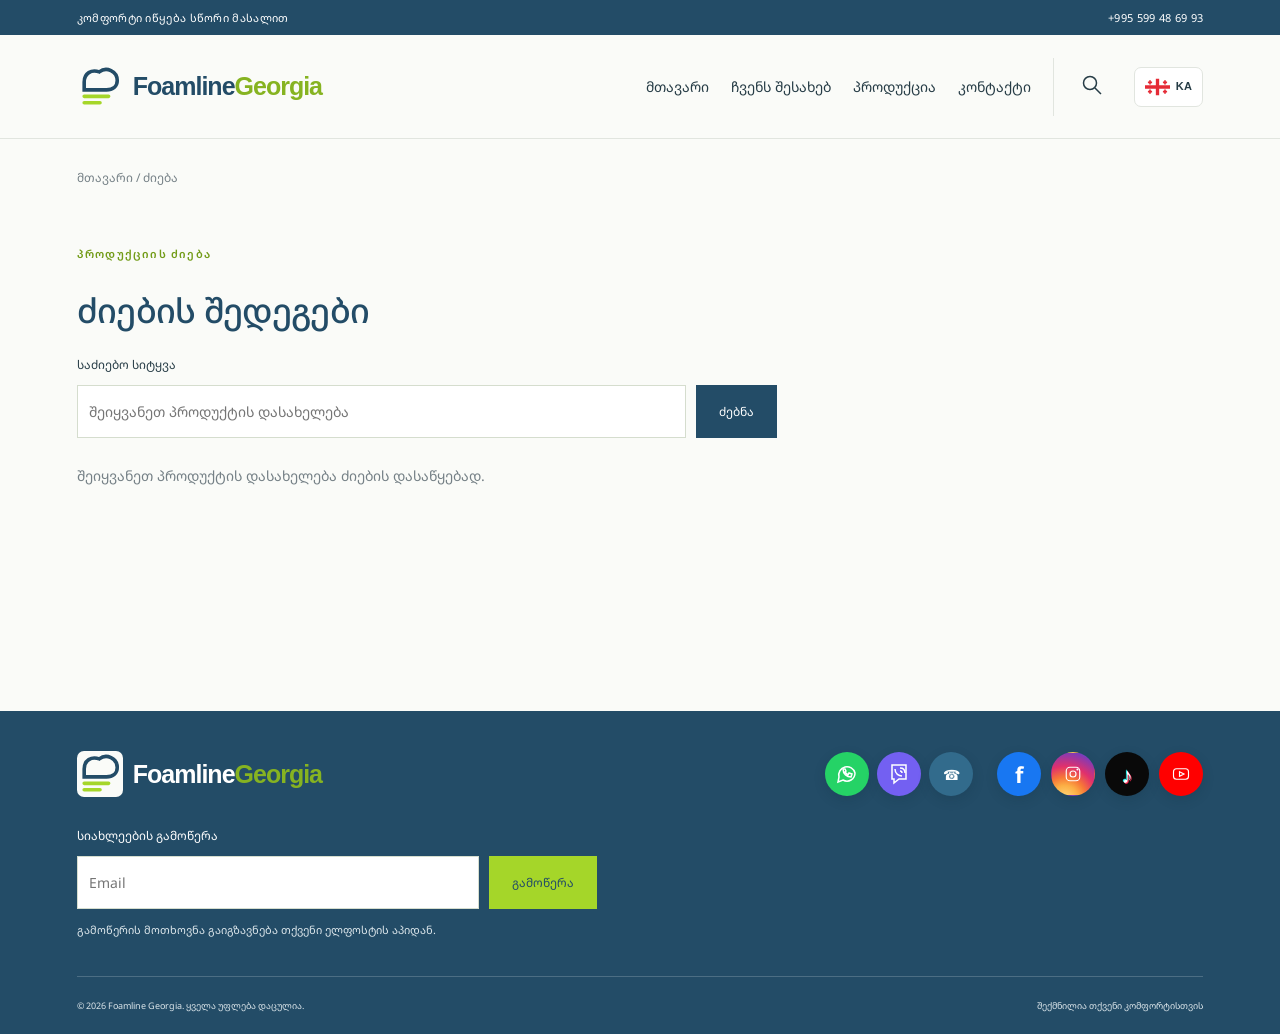
<file: search.html>
<!doctype html>
<html lang="ka"><head><meta charset="UTF-8"><meta name="viewport" content="width=device-width,initial-scale=1"><title>ძიება — Foamline Georgia</title><meta name="description" content="Foamline Georgia — 25 წლიანი გამოცდილება. პოლიურეთანის ღრუბელი, მატრასები, ბალიშები, ზამბარები და ქსოვილები თბილისში. გიორგი ჭყონდიდელის ქ. №113. მოითხოვეთ ფასი."><meta name="theme-color" content="#234c67"><link rel="icon" href="assets/logo.svg"><link rel="preconnect" href="https://fonts.googleapis.com"><link href="https://fonts.googleapis.com/css2?family=Noto+Sans+Georgian:wght@400;500;600;700&display=swap" rel="stylesheet"><link rel="stylesheet" href="style.css?v=20261111-social"><script defer src="app.js?v=20261111-social"></script><script defer src="languages.js?v=20261111-2"></script><style id="language-dropdown-fix">.language-flags{position:relative!important;display:inline-flex!important;align-items:center!important}.language-flags>.language-menu{position:absolute!important;top:calc(100% + 6px)!important;right:0!important;left:auto!important;display:flex!important;flex-direction:column!important;gap:3px!important;min-width:165px!important;background:white!important;border:1px solid #e1e5df!important;border-radius:9px!important;padding:6px!important;box-shadow:0 12px 28px #183b4729!important;z-index:100!important}.language-flags>.language-menu[hidden]{display:none!important}.language-flags>.language-menu button{display:flex!important;width:100%!important;align-items:center!important;justify-content:flex-start!important;gap:9px!important;padding:9px!important;min-height:40px!important}.language-flags>.language-current{display:inline-flex!important;align-items:center!important;gap:6px!important;border:1px solid #e1e5df!important;background:white!important;border-radius:7px!important;padding:8px 10px!important;min-height:40px!important}.language-flags>.language-current svg,.language-flags>.language-menu svg{width:25px!important;height:18px!important}.language-flags>.language-current .language-code{font-size:11px!important;font-weight:bold!important}.language-flags>.language-menu .language-name{font-size:12px!important}.language-flags>.language-menu button[aria-pressed=true]{background:#edf6d9!important}</style></head>
<body data-page="search" data-category="all"><div class="topline"><span>კომფორტი იწყება სწორი მასალით</span><a href="tel:+995599486993">+995 599 48 69 93</a></div><header><a class="brand" href="index.html" aria-label="Foamline Georgia — მთავარი"><img src="assets/logo.svg" alt=""><span>Foamline<span class="brand-georgia">Georgia</span></span></a><button class="mobile-toggle" aria-label="მენიუს გახსნა" aria-expanded="false">☰</button><nav aria-label="მთავარი ნავიგაცია"><select id="language" aria-label="ენა"><option value="ka">ქართული</option><option value="en">English</option><option value="ru">Русский</option><option value="tr">Türkçe</option></select><a href="index.html">მთავარი</a><a href="about.html">ჩვენს შესახებ</a><div class="dropdown"><button id="nav-products" aria-expanded="false">პროდუქცია</button><div class="dropmenu"><a href="foam.html">პოლიურეთანის ღრუბელი</a><a href="mattress.html">მატრასი</a><a href="pillow.html">ბალიში</a><a href="springs.html">ზამბარა</a><a href="fabric.html">მატერია / ქსოვილი</a></div></div><a href="contact.html">კონტაქტი</a><button class="search-toggle" aria-label="პროდუქციის ძიება" aria-expanded="false"><svg viewBox="0 0 24 24"><circle cx="10" cy="10" r="6.5"/><path d="m15 15 6 6"/></svg></button></nav></header><div class="searchbar" hidden><form action="search.html" method="get" role="search"><label for="search">რას ეძებთ?</label><input id="search" name="q" type="search" placeholder="ღრუბელი, მატრასი, ბალიში…" required><button class="button" type="submit">ძებნა</button><button type="button" id="search-close" aria-label="ძიების დახურვა">×</button></form></div><main><div class="breadcrumbs"><a href="index.html">მთავარი</a><span> / </span>ძიება</div><section class="section search-page"><div class="eyebrow">პროდუქციის ძიება</div><h1>ძიების შედეგები</h1><form action="search.html" method="get" class="page-search" role="search"><label for="page-search">საძიებო სიტყვა</label><div><input id="page-search" name="q" type="search" placeholder="შეიყვანეთ პროდუქტის დასახელება" required><button class="button">ძებნა</button></div></form><p id="search-summary" role="status"></p><div id="product-grid" class="product-grid"></div><div id="empty" hidden><h2>პროდუქტი ვერ მოიძებნა</h2><p>სცადეთ „ღრუბელი“, „მატრასი“, „ბალიში“, „ზამბარა“ ან „ქსოვილი“.</p><a class="button outline" href="products.html">ყველა პროდუქტი </a></div></section></main>
<footer><div class="footer-main"><a class="brand" href="index.html"><img src="assets/logo.svg" alt=""><span>Foamline<span class="brand-georgia">Georgia</span></span></a><div class="footer-actions"><div class="messengers"><a href="https://wa.me/995599486993" target="_blank" rel="noopener" aria-label="WhatsApp"><svg viewBox="0 0 24 24"><path d="M20 11a8 8 0 0 1-12 7L3 20l1-5A8 8 0 1 1 20 11Z"/><path d="M8 7c0 5 4 8 8 8l1-3-3-1-1 2-3-3 1-1-1-2Z"/></svg></a><a href="viber://chat?number=%2B995599486993" aria-label="Viber"><svg viewBox="0 0 24 24"><path d="M5 3h14v14h-7l-5 4v-4H5Z"/><path d="M8 7c0 5 4 7 7 7M13 6c3 0 5 2 5 5M13 9c1 0 2 1 2 2"/></svg></a><a href="tel:+995599486993" aria-label="დარეკვა">☎</a></div><div class="socials" aria-label="სოციალური ქსელები"><button aria-label="Facebook — ბმული მალე დაემატება" title="Facebook"><b>f</b></button><button aria-label="Instagram — ბმული მალე დაემატება" title="Instagram"><svg viewBox="0 0 24 24"><rect x="3" y="3" width="18" height="18" rx="5"/><circle cx="12" cy="12" r="4"/><circle cx="18" cy="6" r=".7"/></svg></button><button aria-label="TikTok — ბმული მალე დაემატება" title="TikTok">♪</button><button aria-label="YouTube — ბმული მალე დაემატება" title="YouTube"><svg viewBox="0 0 24 24"><rect x="2" y="5" width="20" height="14" rx="4"/><path d="m10 9 6 3-6 3Z"/></svg></button></div></div></div><form id="subscribe-form" class="newsletter"><label for="subscribe-email">სიახლეების გამოწერა</label><div><input id="subscribe-email" name="email" type="email" placeholder="Email" required autocomplete="email"><button class="button" type="submit">გამოწერა</button></div><p>გამოწერის მოთხოვნა გაიგზავნება თქვენი ელფოსტის აპიდან.</p></form><div class="footer-bottom"><span>© 2026 Foamline Georgia. ყველა უფლება დაცულია.</span><span>შექმნილია თქვენი კომფორტისთვის</span></div><p id="social-note" role="status" hidden>სოციალური ქსელების ბმულები მალე დაემატება.</p></footer>
<dialog id="inquiry"><form id="request-form"><button type="button" class="dialog-close" aria-label="დახურვა">×</button><div class="eyebrow">მოგვწერეთ</div><h2>ფასის / შეკვეთის მოთხოვნა</h2><p>შეავსეთ დეტალები და აირჩიეთ გაგზავნის არხი.</p><label>პროდუქტი<input name="product" required readonly></label><div id="spec-fields"></div><div class="form-row"><label>თქვენი სახელი<input name="name" required autocomplete="name"></label><label>ტელეფონი<input name="phone" type="tel" required autocomplete="tel" pattern="[+0-9 ()-]{6,20}"></label></div><label>დამატებითი ინფორმაცია<textarea name="message" rows="3" placeholder="მიუთითეთ რაოდენობა, სასურველი ზომა ან სხვა დეტალი"></textarea></label><p class="form-note">გაიხსნება WhatsApp ან თქვენი ელფოსტის აპი მზა ტექსტით. მოთხოვნის გასაგზავნად იქ დაადასტურეთ გაგზავნა.</p><div class="form-row"><button class="button" type="submit" value="whatsapp">WhatsApp-ით გაგზავნა</button><button class="button outline" type="submit" value="email">ელფოსტით გაგზავნა </button></div><p id="form-status" role="status"></p></form></dialog>
<script id="language-dropdown-fallback">(function(){function init(){const picker=document.querySelector('.language-flags');if(!picker||picker.querySelector('.language-current'))return;const buttons=[...picker.querySelectorAll('button[data-lang]')];if(!buttons.length)return;const menu=document.createElement('div');menu.className='language-menu';menu.hidden=true;const current=document.createElement('button');current.type='button';current.className='language-current';current.setAttribute('aria-label','ენის არჩევა');current.setAttribute('aria-expanded','false');const labels={ka:'ქართული',en:'English',ru:'Русский',tr:'Türkçe'};function sync(){const selected=picker.querySelector('button[data-lang][aria-pressed=true]')||buttons.find(b=>b.dataset.lang===(localStorage.getItem('foamline-language')||'ka'))||buttons[0];current.innerHTML=selected.querySelector('svg').outerHTML+'<span class="language-code">'+selected.dataset.lang.toUpperCase()+'</span>'}for(const b of buttons){const name=document.createElement('span');name.className='language-name';name.textContent=labels[b.dataset.lang]||b.dataset.lang;b.append(name);menu.append(b);b.addEventListener('click',()=>{menu.hidden=true;current.setAttribute('aria-expanded','false');sync()})}picker.append(current,menu);current.addEventListener('click',()=>{menu.hidden=!menu.hidden;current.setAttribute('aria-expanded',String(!menu.hidden))});document.addEventListener('click',e=>{if(!picker.contains(e.target)){menu.hidden=true;current.setAttribute('aria-expanded','false')}});document.addEventListener('keydown',e=>{if(e.key==='Escape'){menu.hidden=true;current.setAttribute('aria-expanded','false')}});sync()}document.addEventListener('DOMContentLoaded',init)})();</script></body></html>
</file>
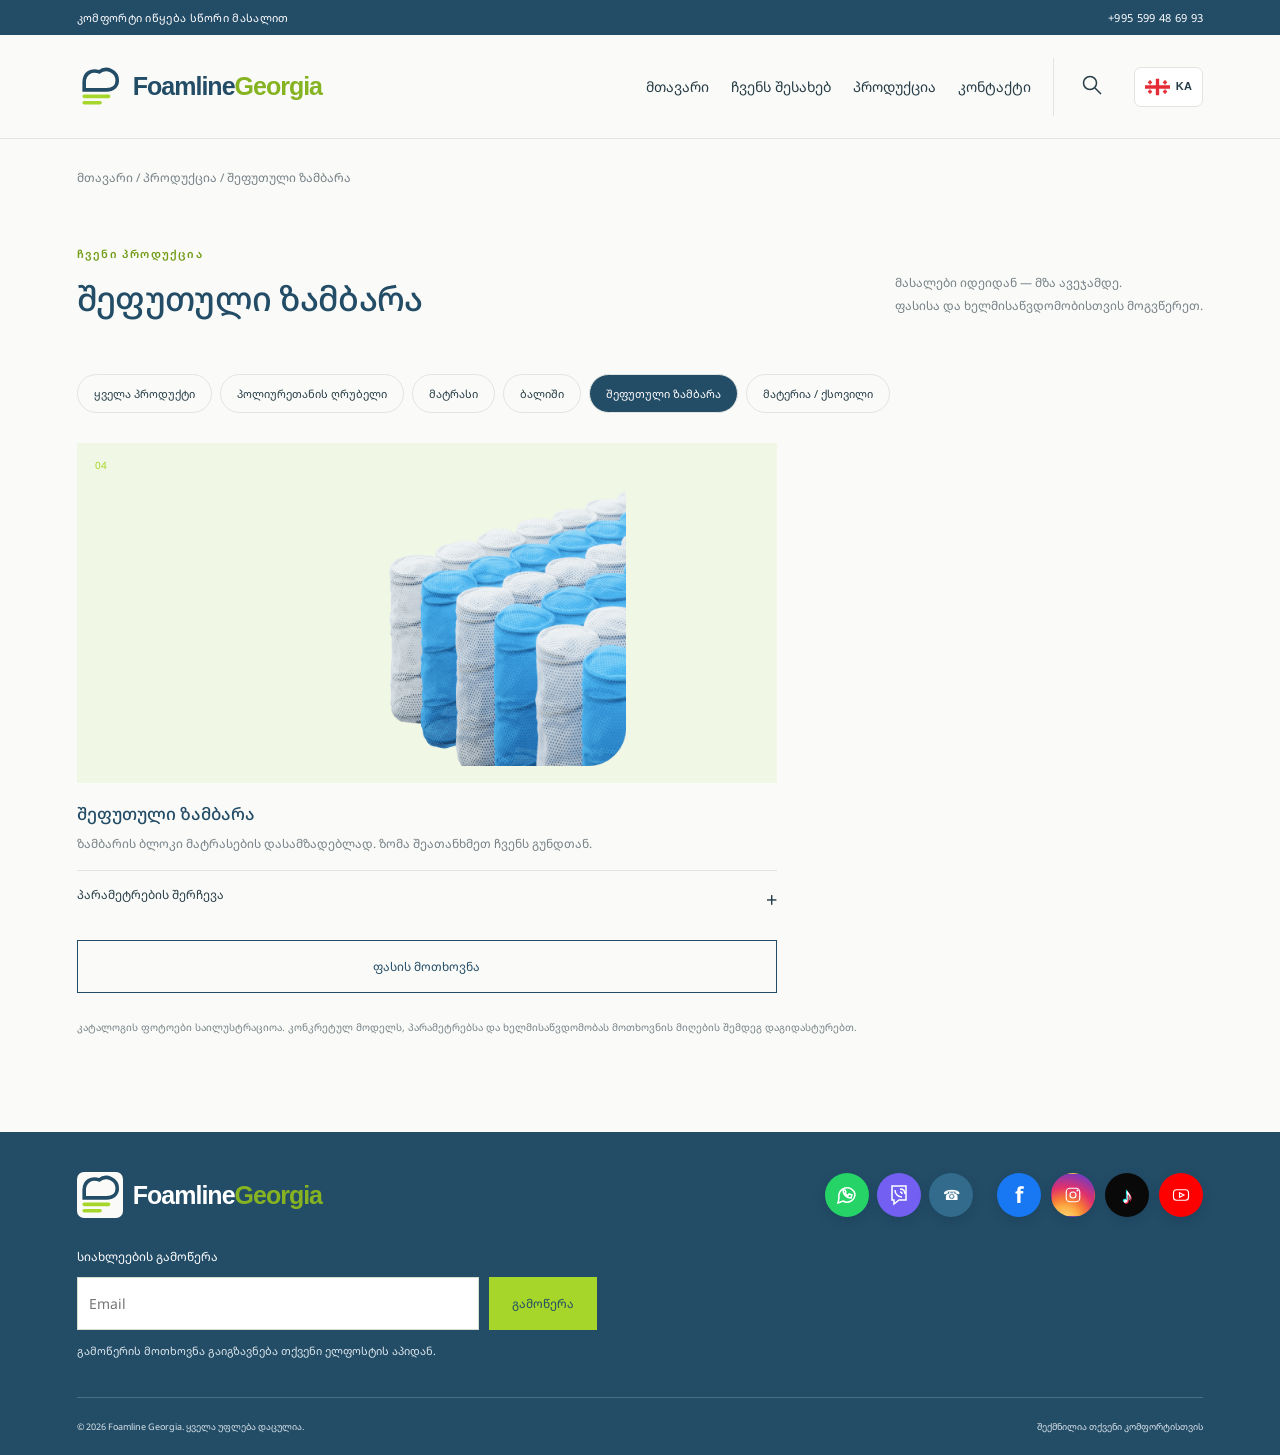
<file: springs.html>
<!doctype html>
<html lang="ka"><head><meta charset="UTF-8"><meta name="viewport" content="width=device-width,initial-scale=1"><title>შეფუთული ზამბარა — Foamline Georgia</title><meta name="description" content="Foamline Georgia — 25 წლიანი გამოცდილება. პოლიურეთანის ღრუბელი, მატრასები, ბალიშები, ზამბარები და ქსოვილები თბილისში. გიორგი ჭყონდიდელის ქ. №113. მოითხოვეთ ფასი."><meta name="theme-color" content="#234c67"><link rel="icon" href="assets/logo.svg"><link rel="preconnect" href="https://fonts.googleapis.com"><link href="https://fonts.googleapis.com/css2?family=Noto+Sans+Georgian:wght@400;500;600;700&display=swap" rel="stylesheet"><link rel="stylesheet" href="style.css?v=20261111-social"><script defer src="app.js?v=20261111-social"></script><script defer src="languages.js?v=20261111-2"></script><style id="language-dropdown-fix">.language-flags{position:relative!important;display:inline-flex!important;align-items:center!important}.language-flags>.language-menu{position:absolute!important;top:calc(100% + 6px)!important;right:0!important;left:auto!important;display:flex!important;flex-direction:column!important;gap:3px!important;min-width:165px!important;background:white!important;border:1px solid #e1e5df!important;border-radius:9px!important;padding:6px!important;box-shadow:0 12px 28px #183b4729!important;z-index:100!important}.language-flags>.language-menu[hidden]{display:none!important}.language-flags>.language-menu button{display:flex!important;width:100%!important;align-items:center!important;justify-content:flex-start!important;gap:9px!important;padding:9px!important;min-height:40px!important}.language-flags>.language-current{display:inline-flex!important;align-items:center!important;gap:6px!important;border:1px solid #e1e5df!important;background:white!important;border-radius:7px!important;padding:8px 10px!important;min-height:40px!important}.language-flags>.language-current svg,.language-flags>.language-menu svg{width:25px!important;height:18px!important}.language-flags>.language-current .language-code{font-size:11px!important;font-weight:bold!important}.language-flags>.language-menu .language-name{font-size:12px!important}.language-flags>.language-menu button[aria-pressed=true]{background:#edf6d9!important}</style></head>
<body data-page="springs" data-category="springs"><div class="topline"><span>კომფორტი იწყება სწორი მასალით</span><a href="tel:+995599486993">+995 599 48 69 93</a></div><header><a class="brand" href="index.html" aria-label="Foamline Georgia — მთავარი"><img src="assets/logo.svg" alt=""><span>Foamline<span class="brand-georgia">Georgia</span></span></a><button class="mobile-toggle" aria-label="მენიუს გახსნა" aria-expanded="false">☰</button><nav aria-label="მთავარი ნავიგაცია"><select id="language" aria-label="ენა"><option value="ka">ქართული</option><option value="en">English</option><option value="ru">Русский</option><option value="tr">Türkçe</option></select><a href="index.html">მთავარი</a><a href="about.html">ჩვენს შესახებ</a><div class="dropdown"><button id="nav-products" aria-expanded="false">პროდუქცია</button><div class="dropmenu"><a href="foam.html">პოლიურეთანის ღრუბელი</a><a href="mattress.html">მატრასი</a><a href="pillow.html">ბალიში</a><a href="springs.html">ზამბარა</a><a href="fabric.html">მატერია / ქსოვილი</a></div></div><a href="contact.html">კონტაქტი</a><button class="search-toggle" aria-label="პროდუქციის ძიება" aria-expanded="false"><svg viewBox="0 0 24 24"><circle cx="10" cy="10" r="6.5"/><path d="m15 15 6 6"/></svg></button></nav></header><div class="searchbar" hidden><form action="search.html" method="get" role="search"><label for="search">რას ეძებთ?</label><input id="search" name="q" type="search" placeholder="ღრუბელი, მატრასი, ბალიში…" required><button class="button" type="submit">ძებნა</button><button type="button" id="search-close" aria-label="ძიების დახურვა">×</button></form></div><main><div class="breadcrumbs"><a href="index.html">მთავარი</a><span> / </span><a href="products.html">პროდუქცია</a> / შეფუთული ზამბარა</div><section id="products" class="section"><div class="section-head"><div><div class="eyebrow">ჩვენი პროდუქცია</div><h1>შეფუთული ზამბარა</h1></div><p>მასალები იდეიდან — მზა ავეჯამდე.<br>ფასისა და ხელმისაწვდომობისთვის მოგვწერეთ.</p></div><div class="tabs" aria-label="პროდუქციის კატეგორიები"><a href="products.html">ყველა პროდუქტი</a><a href="foam.html">პოლიურეთანის ღრუბელი</a><a href="mattress.html">მატრასი</a><a href="pillow.html">ბალიში</a><a href="springs.html">შეფუთული ზამბარა</a><a href="fabric.html">მატერია / ქსოვილი</a></div><div id="product-grid" class="product-grid"></div><p id="empty" hidden>პროდუქტი ვერ მოიძებნა. სცადეთ სხვა სიტყვა ან დაგვიკავშირდით.</p><p class="catalog-note">კატალოგის ფოტოები საილუსტრაციოა. კონკრეტულ მოდელს, პარამეტრებსა და ხელმისაწვდომობას მოთხოვნის მიღების შემდეგ დაგიდასტურებთ.</p></section></main>
<footer><div class="footer-main"><a class="brand" href="index.html"><img src="assets/logo.svg" alt=""><span>Foamline<span class="brand-georgia">Georgia</span></span></a><div class="footer-actions"><div class="messengers"><a href="https://wa.me/995599486993" target="_blank" rel="noopener" aria-label="WhatsApp"><svg viewBox="0 0 24 24"><path d="M20 11a8 8 0 0 1-12 7L3 20l1-5A8 8 0 1 1 20 11Z"/><path d="M8 7c0 5 4 8 8 8l1-3-3-1-1 2-3-3 1-1-1-2Z"/></svg></a><a href="viber://chat?number=%2B995599486993" aria-label="Viber"><svg viewBox="0 0 24 24"><path d="M5 3h14v14h-7l-5 4v-4H5Z"/><path d="M8 7c0 5 4 7 7 7M13 6c3 0 5 2 5 5M13 9c1 0 2 1 2 2"/></svg></a><a href="tel:+995599486993" aria-label="დარეკვა">☎</a></div><div class="socials" aria-label="სოციალური ქსელები"><button aria-label="Facebook — ბმული მალე დაემატება" title="Facebook"><b>f</b></button><button aria-label="Instagram — ბმული მალე დაემატება" title="Instagram"><svg viewBox="0 0 24 24"><rect x="3" y="3" width="18" height="18" rx="5"/><circle cx="12" cy="12" r="4"/><circle cx="18" cy="6" r=".7"/></svg></button><button aria-label="TikTok — ბმული მალე დაემატება" title="TikTok">♪</button><button aria-label="YouTube — ბმული მალე დაემატება" title="YouTube"><svg viewBox="0 0 24 24"><rect x="2" y="5" width="20" height="14" rx="4"/><path d="m10 9 6 3-6 3Z"/></svg></button></div></div></div><form id="subscribe-form" class="newsletter"><label for="subscribe-email">სიახლეების გამოწერა</label><div><input id="subscribe-email" name="email" type="email" placeholder="Email" required autocomplete="email"><button class="button" type="submit">გამოწერა</button></div><p>გამოწერის მოთხოვნა გაიგზავნება თქვენი ელფოსტის აპიდან.</p></form><div class="footer-bottom"><span>© 2026 Foamline Georgia. ყველა უფლება დაცულია.</span><span>შექმნილია თქვენი კომფორტისთვის</span></div><p id="social-note" role="status" hidden>სოციალური ქსელების ბმულები მალე დაემატება.</p></footer>
<dialog id="inquiry"><form id="request-form"><button type="button" class="dialog-close" aria-label="დახურვა">×</button><div class="eyebrow">მოგვწერეთ</div><h2>ფასის / შეკვეთის მოთხოვნა</h2><p>შეავსეთ დეტალები და აირჩიეთ გაგზავნის არხი.</p><label>პროდუქტი<input name="product" required readonly></label><div id="spec-fields"></div><div class="form-row"><label>თქვენი სახელი<input name="name" required autocomplete="name"></label><label>ტელეფონი<input name="phone" type="tel" required autocomplete="tel" pattern="[+0-9 ()-]{6,20}"></label></div><label>დამატებითი ინფორმაცია<textarea name="message" rows="3" placeholder="მიუთითეთ რაოდენობა, სასურველი ზომა ან სხვა დეტალი"></textarea></label><p class="form-note">გაიხსნება WhatsApp ან თქვენი ელფოსტის აპი მზა ტექსტით. მოთხოვნის გასაგზავნად იქ დაადასტურეთ გაგზავნა.</p><div class="form-row"><button class="button" type="submit" value="whatsapp">WhatsApp-ით გაგზავნა</button><button class="button outline" type="submit" value="email">ელფოსტით გაგზავნა </button></div><p id="form-status" role="status"></p></form></dialog>
<script id="language-dropdown-fallback">(function(){function init(){const picker=document.querySelector('.language-flags');if(!picker||picker.querySelector('.language-current'))return;const buttons=[...picker.querySelectorAll('button[data-lang]')];if(!buttons.length)return;const menu=document.createElement('div');menu.className='language-menu';menu.hidden=true;const current=document.createElement('button');current.type='button';current.className='language-current';current.setAttribute('aria-label','ენის არჩევა');current.setAttribute('aria-expanded','false');const labels={ka:'ქართული',en:'English',ru:'Русский',tr:'Türkçe'};function sync(){const selected=picker.querySelector('button[data-lang][aria-pressed=true]')||buttons.find(b=>b.dataset.lang===(localStorage.getItem('foamline-language')||'ka'))||buttons[0];current.innerHTML=selected.querySelector('svg').outerHTML+'<span class="language-code">'+selected.dataset.lang.toUpperCase()+'</span>'}for(const b of buttons){const name=document.createElement('span');name.className='language-name';name.textContent=labels[b.dataset.lang]||b.dataset.lang;b.append(name);menu.append(b);b.addEventListener('click',()=>{menu.hidden=true;current.setAttribute('aria-expanded','false');sync()})}picker.append(current,menu);current.addEventListener('click',()=>{menu.hidden=!menu.hidden;current.setAttribute('aria-expanded',String(!menu.hidden))});document.addEventListener('click',e=>{if(!picker.contains(e.target)){menu.hidden=true;current.setAttribute('aria-expanded','false')}});document.addEventListener('keydown',e=>{if(e.key==='Escape'){menu.hidden=true;current.setAttribute('aria-expanded','false')}});sync()}document.addEventListener('DOMContentLoaded',init)})();</script></body></html>
</file>
<file: style.css>
:root{--blue:#234c67;--olive:#a5d629;--ink:#263c46;--muted:#758086;--paper:#fafbf8;--border:#e1e5df}*{box-sizing:border-box}html{scroll-behavior:smooth;scroll-padding-top:110px}body{margin:0;background:var(--paper);color:var(--ink);font-family:'Noto Sans Georgian',sans-serif;font-size:14px}a{color:inherit;text-decoration:none}button,input,select,textarea{font:inherit}button,a{ -webkit-tap-highlight-color:transparent}button{cursor:pointer}button:focus-visible,a:focus-visible{outline:3px solid #a8b376;outline-offset:5px}svg{width:24px;height:24px;fill:none;stroke:currentColor;stroke-width:1.5}button{color:inherit}p{line-height:1.9;color:var(--muted)}.topline{padding:10px 6%;background:var(--blue);color:#fff;display:flex;justify-content:space-between;font-size:11px;letter-spacing:.3px}header{height:104px;padding:0 6%;display:flex;justify-content:space-between;align-items:center;background:var(--paper);position:sticky;top:0;z-index:20;border-bottom:1px solid var(--border)}.brand{display:flex;align-items:center;gap:10px;color:var(--blue)}.brand img{width:46px;height:46px}.brand>span{font-family:Arial,sans-serif;font-weight:600;font-size:34px;letter-spacing:-1.5px;line-height:.9}.brand small{display:block;color:var(--olive);font-size:10px;letter-spacing:6px;margin-top:9px;padding-left:3px}nav{display:flex;gap:36px;align-items:center}nav button{border:0;background:none;padding:15px 0}nav a:hover{color:var(--olive)}.dropdown{position:relative}.dropdown>button span{margin-left:8px}.dropmenu{position:absolute;top:100%;left:-22px;min-width:260px;background:white;padding:12px;box-shadow:0 15px 40px #183b4720;display:none;border:1px solid var(--border)}.dropmenu a{display:block;padding:13px 10px;font-size:13px}.dropdown:hover .dropmenu,.dropdown:focus-within .dropmenu,.dropdown.open .dropmenu{display:block}.mobile-toggle{display:none}.search-toggle{border-left:1px solid var(--border);padding-left:26px}.searchbar{padding:20px 6%;background:#edf0e8;align-items:center;gap:20px}.searchbar:not([hidden]){display:flex}.searchbar input{flex:1;padding:12px;border:1px solid var(--border)}.searchbar button{border:0;background:none;font-size:25px}.hero{min-height:630px;display:grid;grid-template-columns:1fr 1fr;overflow:hidden}.hero-copy{padding:65px 0 45px 12%}.eyebrow{font-size:11px;letter-spacing:1.2px;font-weight:600;color:var(--olive);margin-bottom:24px;display:flex;gap:9px;align-items:center}.eyebrow i{width:7px;height:7px;border-radius:50%;background:var(--olive)}h1{font-size:clamp(36px,3.65vw,58px);line-height:1.45;letter-spacing:-1.8px;font-weight:500;margin:0 0 20px;color:var(--blue)}h1 em{color:var(--olive);font-style:normal}.hero p{font-size:15px;margin-bottom:30px}.button{display:inline-flex;justify-content:center;gap:25px;align-items:center;background:var(--blue);color:white;padding:17px 22px;border:1px solid var(--blue);font-size:12px;transition:background .2s}.button:hover{background:#32627f}.button span{font-size:20px}.hero-note{margin-top:45px;color:var(--muted);font-size:10px;display:flex;gap:12px;align-items:center}.line{width:35px;height:1px;background:var(--olive)}.hero-art{background:#f0f7db;position:relative;display:flex;align-items:center;justify-content:center;isolation:isolate;margin:22px 24px 22px 24px;border-radius:180px 8px 8px 8px}.hero-art>img{width:93%;z-index:1;filter:drop-shadow(10px 30px 20px #31473625);transform:rotate(-7deg);margin-top:-30px}.orbit{position:absolute;border:1px solid #d4eaa0;border-radius:50%;width:450px;height:450px;z-index:-1}.o2{width:340px;height:340px}.image-caption{position:absolute;top:40px;right:35px;color:var(--olive);font-size:10px}.material-tag{position:absolute;bottom:27px;left:30px;right:30px;border-top:1px solid #c6df8a;padding:22px 0 0;display:flex;flex-direction:column;gap:9px}.material-tag span{font-size:9px;letter-spacing:1px;color:var(--olive)}.material-tag strong{font-size:18px;font-weight:500}.material-tag a{font-size:11px}.vertical-text{position:absolute;right:15px;top:40%;writing-mode:vertical-rl;font-size:9px;letter-spacing:3px;color:var(--olive)}.trust{margin:0 6%;padding:28px 0;display:grid;grid-template-columns:repeat(4,1fr);border-top:1px solid var(--border);border-bottom:1px solid var(--border)}.trust>div{display:flex;align-items:center;justify-content:center;gap:14px;border-right:1px solid var(--border);font-size:11px}.trust>div:first-child{justify-content:flex-start}.trust>div:last-child{border:0}.trust b{font-size:30px;font-weight:500;color:var(--olive)}.trust svg{color:var(--olive)}.section{padding:85px 6%}.section-head{display:flex;justify-content:space-between;align-items:center;margin-bottom:30px}.section-head .eyebrow{margin-bottom:12px}h2{font-size:30px;line-height:1.6;font-weight:500;letter-spacing:-.6px;margin:0 0 20px;color:var(--blue)}.section-head p{font-size:12px}.tabs{display:flex;gap:8px;flex-wrap:wrap;margin-bottom:30px}.tabs button{background:none;border:1px solid var(--border);padding:11px 16px;font-size:11px;border-radius:30px}.tabs button.active{background:var(--blue);color:#fff;border-color:var(--blue)}.product-grid{display:grid;grid-template-columns:repeat(3,1fr);gap:32px 24px}.product-picture{height:245px;background:#f1f7e5;display:flex;align-items:center;justify-content:center;position:relative;overflow:hidden}.product-picture img{width:90%;height:90%;object-fit:contain;transition:transform .3s}.product-card:hover img{transform:scale(1.05)}.product-number{position:absolute;left:18px;top:15px;font-size:10px;color:var(--olive)}.product-card h3{font-size:17px;font-weight:500;margin:19px 0 8px;color:var(--blue)}.product-card p{font-size:12px;min-height:45px;margin:0 0 14px}.product-card details{border-top:1px solid var(--border);font-size:12px}.product-card summary{cursor:pointer;padding:15px 0;list-style:none;display:flex;justify-content:space-between}.product-card summary:after{content:'+';font-size:20px}.product-card details[open] summary:after{content:'−'}.product-card .button{width:100%;margin-top:12px}.product-card label{font-size:11px}.catalog-note{font-size:10px;margin-top:25px}.illustration{width:78%;height:140px;position:relative;transform:rotate(-8deg);border-radius:20px;background:repeating-linear-gradient(90deg,transparent 0 24px,#d4d8d0 25px 26px),repeating-linear-gradient(0deg,#f9faf6 0 24px,#dce0d6 25px 26px);box-shadow:0 14px 0 #c0c9b1,0 21px 0 #8b9775,0 35px 30px #354b3820}.illustration.pillow{width:65%;height:150px;border-radius:40% 35%;background:#f9faf6;box-shadow:inset -15px -15px 25px #dce0d4,2px 18px 25px #354b3817;border:2px solid #e0e4d9}.illustration-label{position:absolute;bottom:12px;right:14px;font-size:9px;color:var(--muted)}.about{display:grid;grid-template-columns:1fr 1fr;gap:8%;margin:0 6% 85px;align-items:center}.about-visual{height:420px;background:#edf6d9;position:relative;overflow:hidden}.foam-shape{width:330px;height:125px;position:absolute;left:18%;transform:rotate(-20deg) skew(10deg);border-radius:30px;box-shadow:0 20px 0 #a5cc51}.shape1{background:#b8df64;top:210px}.shape2{background:#d7eea6;top:140px}.shape3{background:#f4f4e9;top:70px}.year{position:absolute;bottom:20px;left:25px;background:var(--paper);padding:15px 22px;color:var(--blue);font-size:45px;display:flex;align-items:center;gap:20px}.year span{font-size:11px;line-height:1.8}.about-copy p{font-size:13px}.text-link{display:block;border-bottom:1px solid var(--border);padding:20px 0;color:var(--blue);font-size:12px}.text-link span{float:right}.consult{background:var(--blue);padding:55px 6%;display:flex;align-items:center;justify-content:space-between;gap:30px}.consult h2,.consult p{color:white}.consult .eyebrow{color:#d4ed9b;margin-bottom:12px}.consult p{margin-bottom:0;font-size:12px;opacity:.75}.light{background:#edf0e5;color:var(--blue);border-color:#edf0e5}.light:hover{background:#dce2cf}.contact{display:grid;grid-template-columns:1fr 1.1fr;gap:8%}dl{margin:28px 0}dt{font-size:10px;color:var(--muted);margin-top:20px}dd{margin:6px 0;font-size:14px}.contact-actions{display:flex;gap:12px}.outline{background:transparent;color:var(--blue)}.outline:hover{background:#e5eadd}.map{min-height:400px;display:flex;flex-direction:column;background:#edf6d9}.map iframe{width:100%;flex:1;min-height:350px;border:0;filter:saturate(.5)}.map>a{padding:18px;font-size:12px;background:#edf0e7}footer{padding:40px 6% 22px;background:#eff1eb}.footer-main{display:flex;align-items:center;justify-content:space-between;gap:30px}.footer-main p{font-size:11px}.socials{display:flex;gap:10px}.socials button{width:36px;height:36px;border:1px solid #cbd2c5;border-radius:50%;background:none;font-size:22px;color:var(--blue);display:grid;place-items:center}.socials svg{width:18px;height:18px}.footer-bottom{margin-top:35px;padding-top:22px;border-top:1px solid #d8ded1;display:flex;justify-content:space-between;color:var(--muted);font-size:9px}.floating-call{position:fixed;right:22px;bottom:22px;width:48px;height:48px;display:grid;place-items:center;background:var(--olive);border-radius:50%;color:white;font-size:23px;box-shadow:0 4px 20px #0002;z-index:25}dialog{max-width:660px;width:calc(100% - 32px);max-height:90vh;border:0;padding:36px;color:var(--ink);background:var(--paper)}dialog::backdrop{background:#142c3a99}dialog h2{font-size:23px}dialog .eyebrow{margin-bottom:12px}.dialog-close{position:absolute;right:16px;top:10px;border:0;background:none;font-size:28px}label{display:block;font-size:12px;margin:12px 0}input,textarea,select{display:block;width:100%;padding:11px;margin-top:7px;border:1px solid #d5ddce;background:white;border-radius:0;color:var(--ink)}.form-row{display:flex;gap:14px}.form-row>*{flex:1;min-width:0}.form-note{font-size:11px}.spec-hint{font-size:10px!important;min-height:0!important}#form-status{font-size:12px}.mobile-toggle{border:0;background:none;font-size:25px}[hidden]{display:none!important}@media(min-width:1600px){body{max-width:1600px;margin:auto}}@media(max-width:1000px){nav{gap:20px}.hero{min-height:570px}h1{font-size:40px}.hero-copy{padding-top:45px}.hero-art{margin-left:12px}.hero-art img{width:100%}.trust>div{font-size:9px;gap:8px}.product-grid{gap:20px}.product-picture{height:200px}.footer-main p{display:none}}@media(max-width:720px){.topline{font-size:9px;padding:9px 5%}header{height:84px;padding:0 5%}.brand>span{font-size:29px}.brand img{width:40px}.mobile-toggle{display:block}nav{display:none;position:absolute;top:84px;left:0;right:0;padding:20px 5%;background:var(--paper);box-shadow:0 10px 20px #0001;align-items:stretch;gap:10px}nav.open{display:flex;flex-direction:column}nav>a{padding:12px 0}.dropmenu{position:static;box-shadow:none;margin-bottom:10px}.search-toggle{align-self:flex-start}.hero{grid-template-columns:1fr}.hero-copy{padding:40px 6% 30px}h1{font-size:40px;letter-spacing:-1px}.hero p{font-size:13px}.hero-note{margin-top:26px}.hero-art{height:400px;margin:0 5% 25px;border-radius:110px 6px 6px 6px}.hero-art>img{width:85%;height:280px;object-fit:contain;margin-top:-55px}.orbit{width:300px;height:300px}.o2{width:230px;height:230px}.material-tag{bottom:20px}.image-caption{font-size:9px}.trust{grid-template-columns:1fr 1fr;gap:20px;padding:22px 0}.trust>div,.trust>div:first-child{justify-content:flex-start;border:0;font-size:9px}.section{padding:55px 5%}.section-head{display:block}.section-head p{font-size:11px}h2{font-size:26px}.tabs{gap:6px}.tabs button{font-size:10px;padding:10px 12px}.product-grid{grid-template-columns:1fr 1fr;gap:25px 16px}.product-picture{height:175px}.product-card h3{font-size:14px;line-height:1.7}.product-card p{font-size:11px;min-height:65px}.illustration{height:85px}.illustration.pillow{height:95px}.illustration-label{font-size:7px}.product-card .button{font-size:10px;padding:13px 9px}.about{grid-template-columns:1fr;gap:35px;margin:0 5% 55px}.about-visual{height:330px}.about-copy h2 br{display:none}.consult{display:block;padding:40px 5%}.consult .button{margin-top:24px}.contact{grid-template-columns:1fr;gap:35px}.map{min-height:340px}.map iframe{min-height:300px}.footer-main{gap:15px;flex-wrap:wrap}.footer-bottom{gap:20px;line-height:1.7}.footer-bottom>span:last-child{display:none}.socials{gap:6px}.socials button{width:32px;height:32px}.searchbar label{display:none}dialog{padding:30px 20px}.form-row{flex-direction:column;gap:2px}.form-row .button{margin-top:10px}.floating-call{right:16px;bottom:16px}}@media(prefers-reduced-motion:reduce){html{scroll-behavior:auto}*{transition:none!important}}
/* Independent pages and shared search */
.breadcrumbs{padding:30px 6%;font-size:12px;color:var(--muted)}.breadcrumbs a:hover{color:var(--blue)}body:not([data-page="index"]) main h1{font-size:34px;line-height:1.5;letter-spacing:-.7px}body:not([data-page="index"]) .section{padding-top:30px;min-height:55vh}body[data-page="about"] .about{margin-top:20px}.searchbar{position:sticky;top:104px;z-index:19;box-shadow:0 10px 20px #183b4710}.searchbar form{display:flex;align-items:center;gap:14px;width:100%}.searchbar input{margin:0;min-width:0}.searchbar .button{background:var(--blue);font-size:12px;color:white;padding:12px 20px}.tabs a{border:1px solid var(--border);padding:11px 16px;font-size:11px;border-radius:30px}.tabs a.active{background:var(--blue);color:white}.tabs a:hover{border-color:var(--olive)}nav a[aria-current="page"]{color:var(--olive)}.page-search{max-width:700px;margin:20px 0 25px}.page-search>div{display:flex;gap:10px}.page-search input{margin:0;min-width:0}.search-page #product-grid{margin-top:30px}.home-categories{display:grid;grid-template-columns:repeat(5,1fr);gap:15px;margin-top:30px}.home-categories>a{padding:22px 18px;background:#edf0e7;position:relative;min-height:155px}.home-categories span{font-size:11px;color:var(--olive)}.home-categories h3{font-size:14px;font-weight:500}.home-categories b{position:absolute;right:16px;bottom:12px;color:var(--olive)}body[data-category]:not([data-category="all"]) .product-grid{grid-template-columns:minmax(0,700px)}body[data-category]:not([data-category="all"]) .product-picture{height:340px}body[data-category]:not([data-category="all"]) .product-card p{min-height:0}.product-card h3 a:hover{color:var(--olive)}.about-copy h1{font-size:32px!important}
@media(max-width:720px){.searchbar{top:84px;padding:15px 5%}.searchbar form{gap:8px}.searchbar .button{padding:12px}.breadcrumbs{padding:24px 5%;font-size:10px;line-height:1.8}body:not([data-page="index"]) main h1{font-size:27px}.tabs a{font-size:10px;padding:10px 12px}.home-categories{grid-template-columns:1fr 1fr}.home-categories>a{min-height:140px}.home-categories h3{font-size:12px}body[data-category]:not([data-category="all"]) .product-picture{height:260px}.about-copy h1{font-size:27px!important}}

.hero h1 em{color:#86b321}.eyebrow,.brand small,.trust b,.trust svg{color:#739c19}.floating-call{color:#234c67}.hero-art .image-caption,.material-tag span,.vertical-text{color:#608314}.consult .eyebrow{color:#d4ed9b}


.brand>span{font-size:25px;letter-spacing:-1px}.brand-georgia{color:#86b321}.hero .eyebrow{max-width:390px;line-height:1.8}#language{width:95px;font-size:11px;margin:0;padding:9px 4px;background:transparent}nav{gap:22px}.messengers{position:fixed;bottom:20px;right:20px;display:flex;gap:8px;z-index:25}.messengers a{width:44px;height:44px;border-radius:50%;display:grid;place-items:center;color:white;background:#238742;box-shadow:0 4px 12px #0002;transition:transform .2s,background .2s}.messengers a:nth-child(2){background:#7360a9}.messengers a:nth-child(3){background:#234c67}.messengers a:hover{transform:translateY(-5px);filter:brightness(1.15)}a[href^="mailto:"]:hover{color:#739c19;text-decoration:underline}.product-picture img{object-fit:contain}.hero-art>img{margin-top:0}.brand small{display:none}@media(max-width:1000px){nav{gap:12px}.brand>span{font-size:22px}}
.newsletter{max-width:520px;margin:30px 0}.newsletter>div{display:flex;gap:10px}.newsletter input{margin:0;min-width:0}.newsletter p{font-size:11px}

.language-flags{display:flex;align-items:center;gap:5px;margin-left:8px}.language-flags button{padding:5px;border:1px solid transparent;border-radius:5px;line-height:0;transition:background .2s,transform .2s}.language-flags svg{width:25px;height:18px;stroke:none;display:block;border-radius:2px}.language-flags button:hover{background:#e2edc8;transform:translateY(-2px)}.language-flags button[aria-pressed="true"]{border-color:#86b321;background:#edf6d9}@media(max-width:720px){.language-flags{margin:8px 0 0;align-self:flex-start}.language-flags button{padding:10px}}


/* Accessible flag language switcher: clear labels and responsive sizing */
.language-flags{flex-shrink:0;gap:4px}.language-flags button{display:inline-flex;align-items:center;justify-content:center;gap:5px;min-height:36px;padding:6px;border-radius:7px}.language-flags .language-code{font-family:Arial,sans-serif;font-size:10px;font-weight:700;letter-spacing:.3px;line-height:1}.language-flags button:focus-visible{outline:2px solid var(--blue);outline-offset:2px}@media(max-width:1150px) and (min-width:721px){.language-flags .language-code{display:none}.language-flags button{padding:5px}}@media(max-width:720px){.language-flags{flex-wrap:wrap;gap:7px}.language-flags button{min-height:44px;padding:8px 10px}.language-flags .language-code{display:inline}}

/* Compact flag dropdown in the right side of navigation */
.language-flags{position:relative;margin-left:8px;flex-shrink:0}.language-flags .language-current{display:flex;align-items:center;gap:7px;min-height:40px;padding:7px 10px;border:1px solid var(--border);border-radius:7px;background:#fff}.language-flags .language-chevron{font-size:17px;line-height:1}.language-flags .language-menu{position:absolute;right:0;top:calc(100% + 6px);z-index:60;min-width:164px;padding:5px;background:white;border:1px solid var(--border);border-radius:9px;box-shadow:0 12px 28px #183b4729}.language-flags .language-menu[hidden]{display:none!important}.language-flags .language-menu button{width:100%;display:flex;justify-content:flex-start;gap:10px;padding:10px 9px;border-radius:5px;min-height:42px;text-align:left}.language-flags .language-name{font-size:12px;line-height:1.4}.language-flags .language-menu button[aria-pressed="true"]{background:#edf6d9}.language-flags .language-menu button:hover{background:#edf6d9;transform:none}@media(max-width:720px){.language-flags{align-self:flex-start;margin:8px 0 0}.language-flags .language-current{min-height:44px}.language-flags .language-menu{left:0;right:auto}.language-flags .language-menu button{padding:10px}}

/* Footer actions remain inside the blue footer on every screen. */
footer{background:var(--blue);color:#fff}footer .brand{color:#fff}footer .brand img{background:#fafbf8;border-radius:7px}footer p,footer .footer-bottom{color:#dce6eb}footer .footer-bottom{border-color:#ffffff30}.footer-main{flex-wrap:wrap;align-items:center}.footer-actions{display:flex;align-items:center;justify-content:flex-end;flex-wrap:wrap;gap:24px;max-width:100%;margin-left:auto}footer .messengers{position:static;display:flex;flex-wrap:wrap;right:auto;bottom:auto;z-index:auto}footer .socials{flex-wrap:wrap}footer .socials button{color:#fff;border-color:#ffffff70}footer .newsletter .button{background:#a5d629;color:#234c67;border-color:#a5d629}.footer-actions a,.footer-actions button{flex-shrink:0}@media(max-width:720px){.footer-actions{margin-left:0;justify-content:flex-start;gap:16px}.footer-main{align-items:flex-start}footer .newsletter{width:100%}footer .newsletter>div{flex-wrap:wrap}footer .newsletter input{flex:1;min-width:160px}.footer-bottom{padding-bottom:10px}}

/* Unified brand treatment for every footer contact and social icon. */
footer .footer-actions .messengers a,footer .footer-actions .socials button{width:44px;height:44px;display:grid;place-items:center;border-radius:50%;background:#a5d629;color:#234c67;border:1px solid #a5d629;box-shadow:0 4px 12px #102d3c33;transition:transform .2s,background .2s,box-shadow .2s;filter:none}footer .footer-actions .messengers a:hover,footer .footer-actions .socials button:hover{transform:translateY(-5px);background:#c5ef62;border-color:#c5ef62;box-shadow:0 8px 18px #102d3c55;filter:none}footer .footer-actions .messengers a:focus-visible,footer .footer-actions .socials button:focus-visible{outline:2px solid white;outline-offset:4px}.viber-help .viber-options{display:flex;gap:12px;flex-wrap:wrap}.viber-help input{font-size:20px}.viber-help p{color:#52646d}@media(prefers-reduced-motion:reduce){footer .footer-actions a:hover,footer .footer-actions button:hover{transform:none}}

/* Individual network colors with the same hover motion. */
footer .footer-actions .messengers a,footer .footer-actions .socials button{color:#fff;background:var(--social-color,#234c67);border-color:transparent}footer .footer-actions .messengers a[href^="https://wa.me"]{--social-color:#25d366}footer .footer-actions .messengers a[href^="viber:"]{--social-color:#7360f2}footer .footer-actions .messengers a[href^="tel:"]{--social-color:#326b8c}footer .footer-actions .socials button[title="Facebook"]{--social-color:#1877f2}footer .footer-actions .socials button[title="Instagram"]{background:radial-gradient(circle at 30% 110%,#ffdc80 0%,#fcaf45 25%,#f77737 40%,#e1306c 60%,#833ab4 85%,#405de6 100%)}footer .footer-actions .socials button[title="TikTok"]{--social-color:#090909;text-shadow:1px 1px #fe2c55,-1px -1px #25f4ee}footer .footer-actions .socials button[title="YouTube"]{--social-color:#ff0000}footer .footer-actions .messengers a:hover,footer .footer-actions .socials button:hover{background:var(--social-color,#234c67);border-color:transparent;color:#fff;filter:brightness(1.12);transform:translateY(-5px)}footer .footer-actions .socials button[title="Instagram"]:hover{background:radial-gradient(circle at 30% 110%,#ffdc80 0%,#fcaf45 25%,#f77737 40%,#e1306c 60%,#833ab4 85%,#405de6 100%)}@media(prefers-reduced-motion:reduce){footer .footer-actions .messengers a:hover,footer .footer-actions .socials button:hover{transform:none}}
</file>
